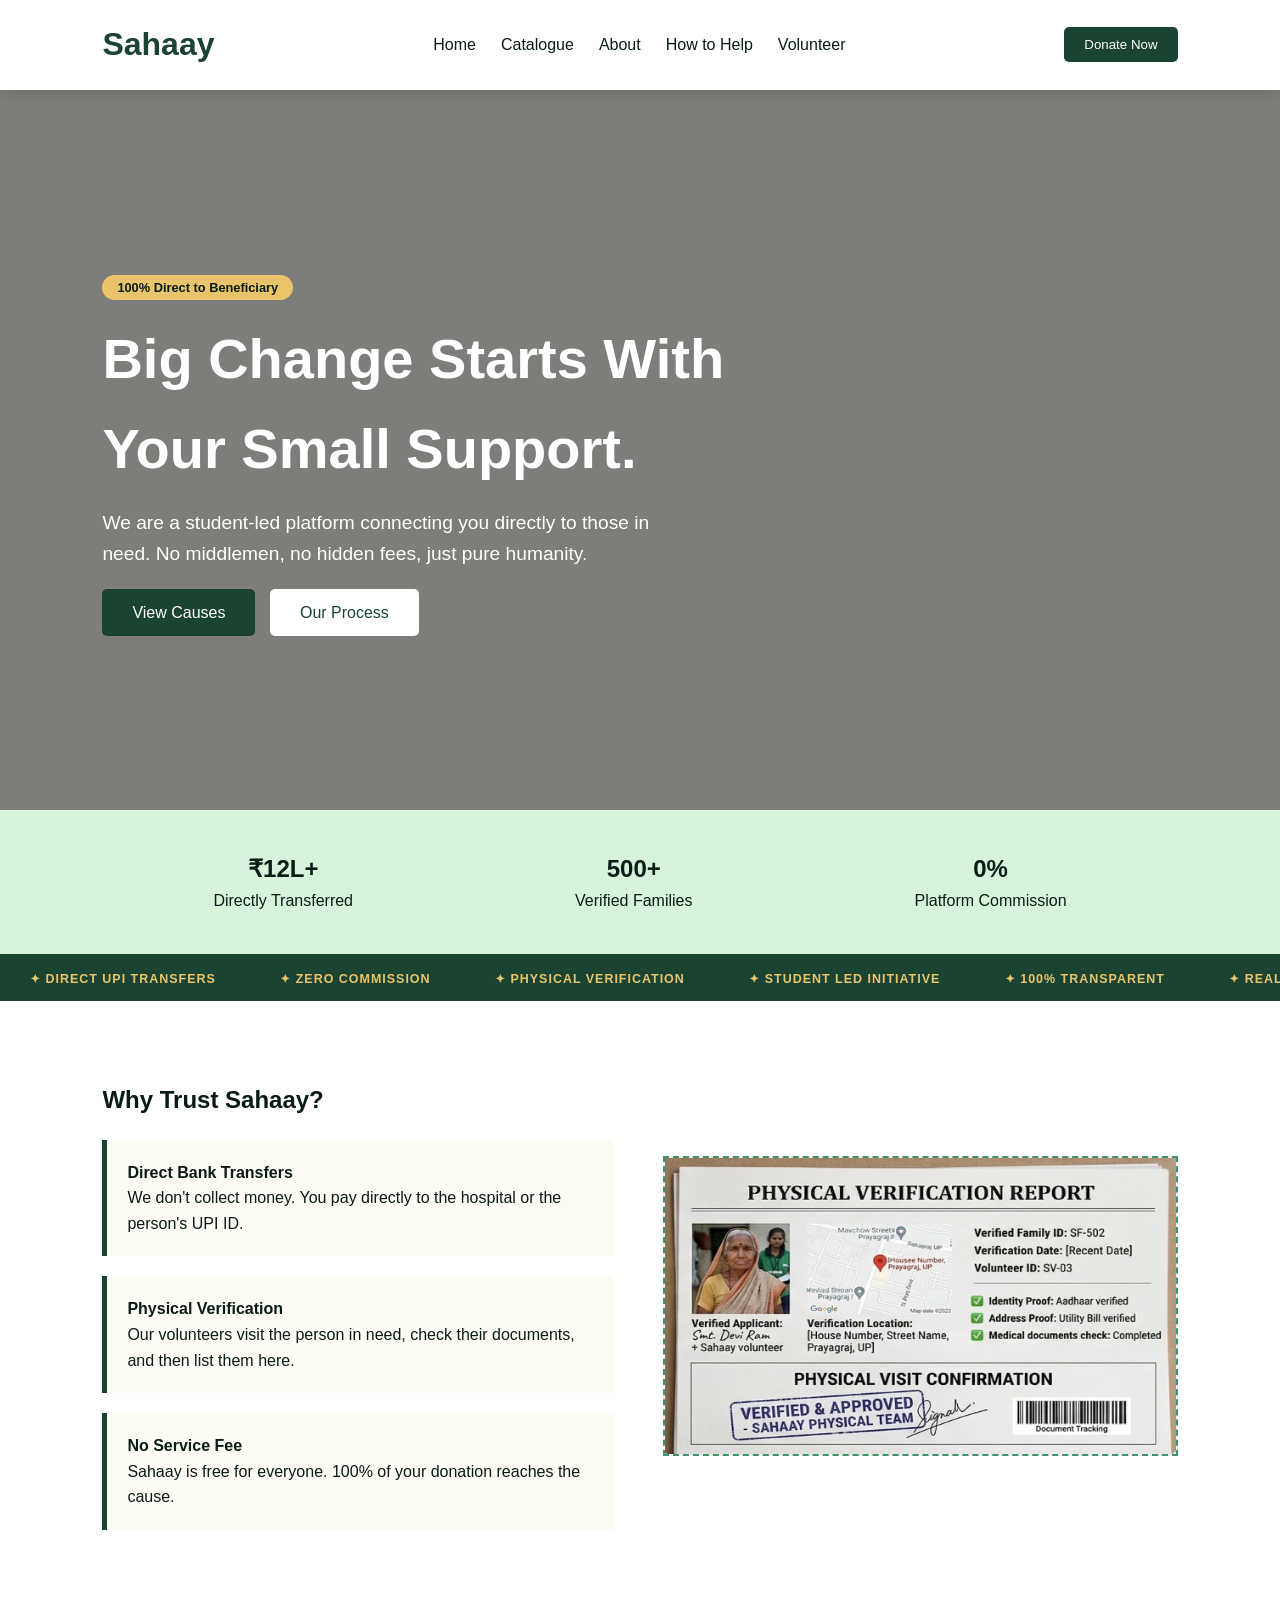
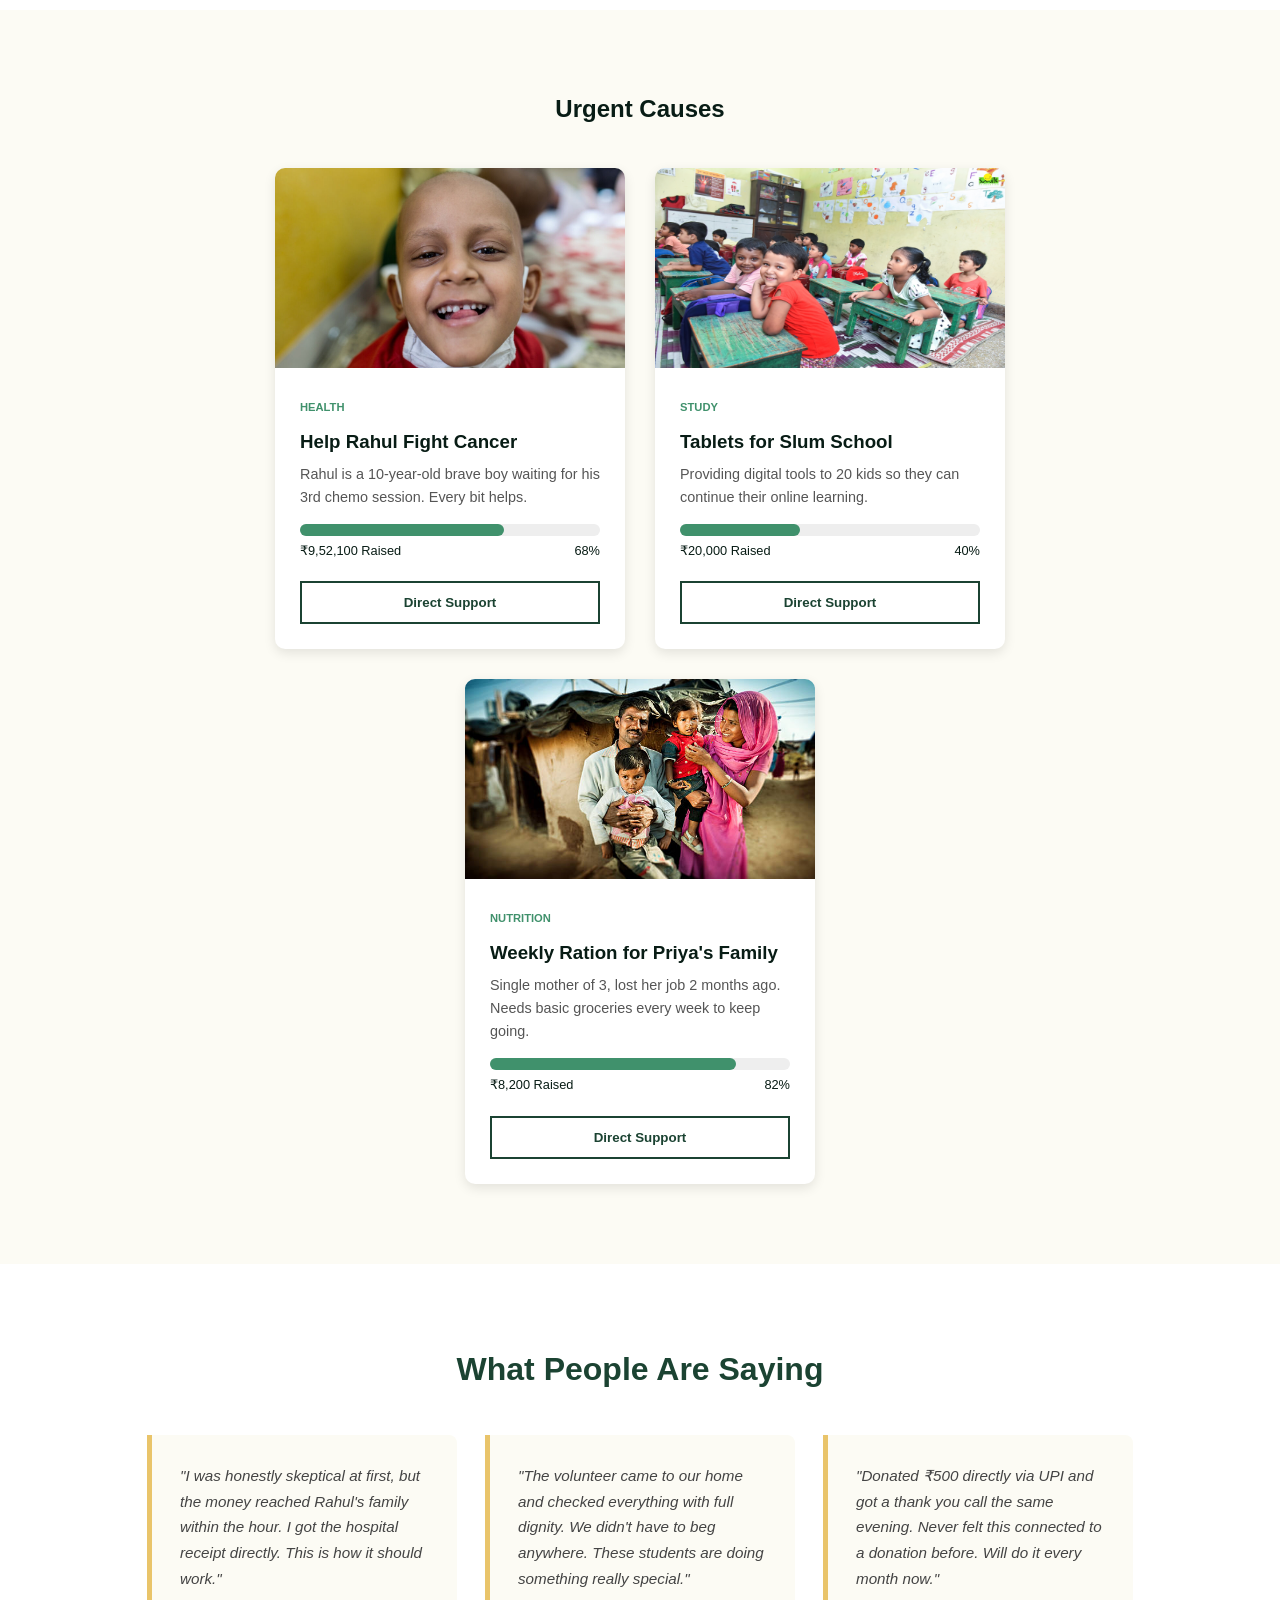
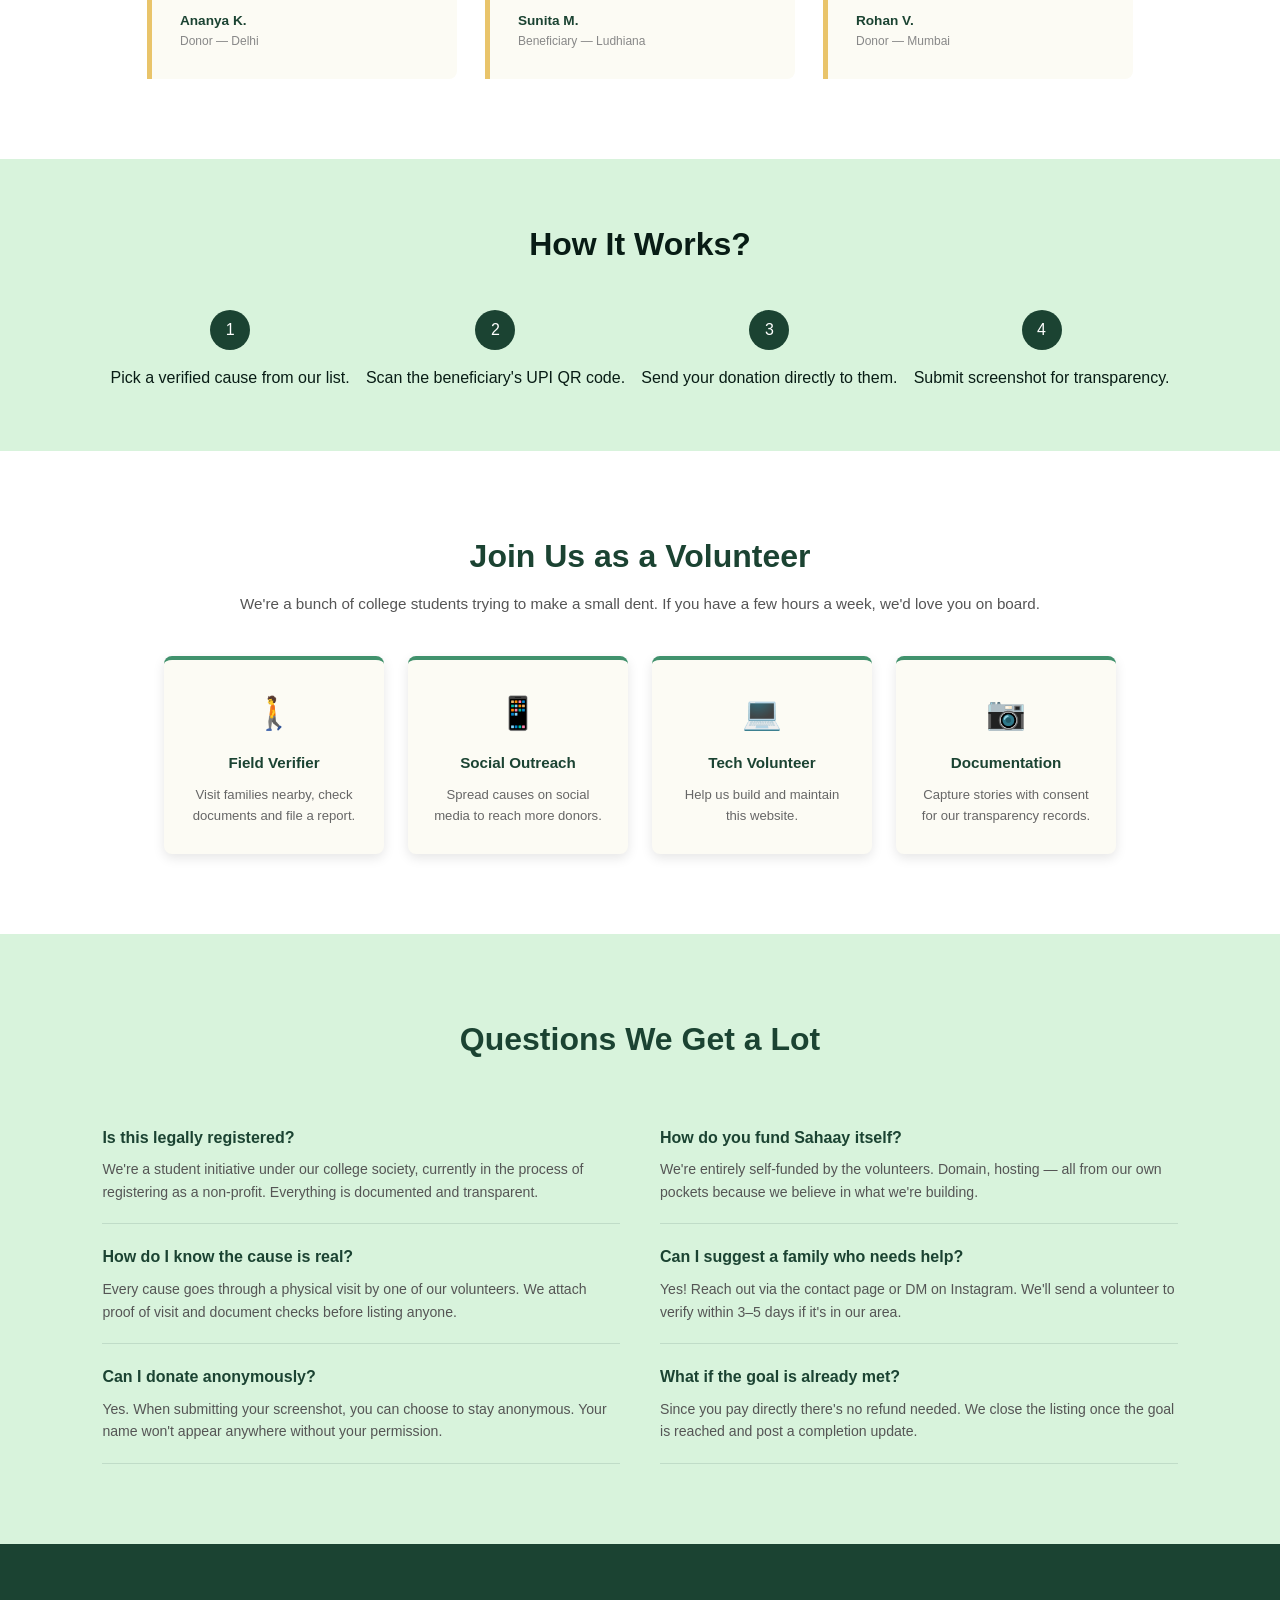
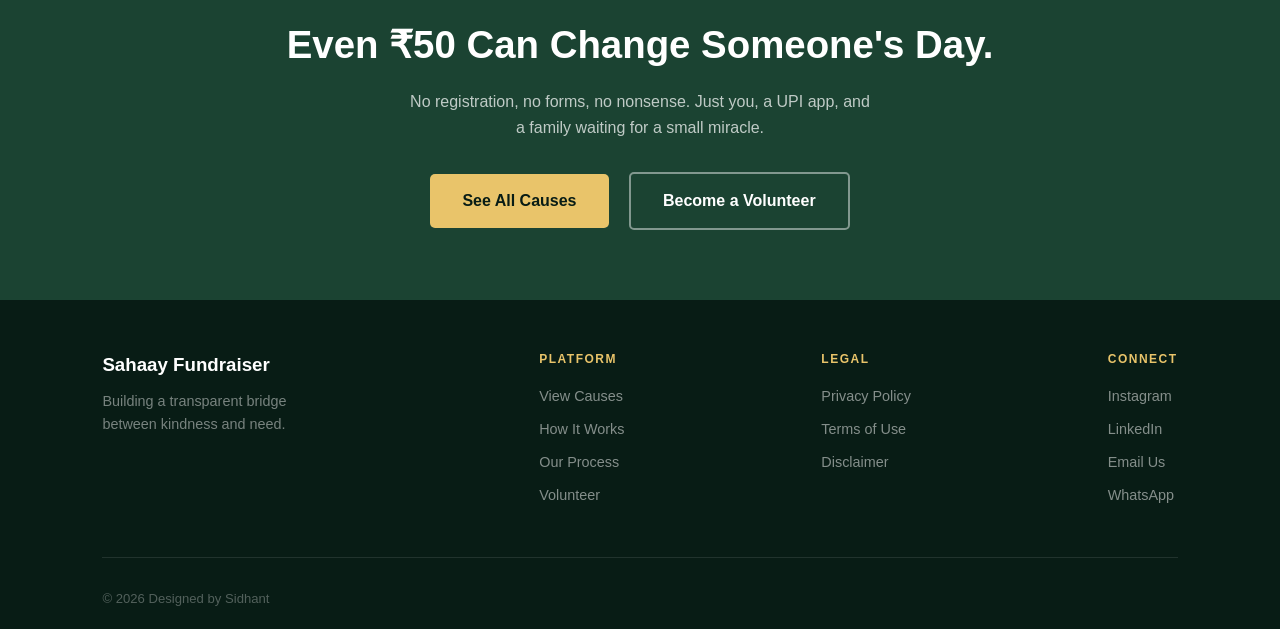
<file: index.html>
<!doctype html>
<html lang="en">
  <head>
    <meta charset="UTF-8" />
    <meta name="viewport" content="width=device-width, initial-scale=1.0" />
    <title>Sahaay | Direct & Transparent Fundraising</title>
    <link rel="stylesheet" href="css/index.css" />
  </head>

  <body>
    <nav class="navbar">
      <div class="logo">Sahaay</div>
      <ul class="nav-links">
        <li><a href="index.html">Home</a></li>
        <li><a href="catalogue.html">Catalogue</a></li>
        <li><a href="about.html">About</a></li>
        <li><a href="howToHelp.html">How to Help</a></li>
        <li><a href="volunteer.html">Volunteer</a></li>
      </ul>
      <button class="nav-donate">Donate Now</button>
    </nav>

    <header class="hero" id="home">
      <div class="hero-overlay">
        <div class="hero-content">
          <span class="trust-pill">100% Direct to Beneficiary</span>
          <h1>
            Big Change Starts With <br />
            Your Small Support.
          </h1>
          <p>
            We are a student-led platform connecting you directly to those in
            need. No middlemen, no hidden fees, just pure humanity.
          </p>
          <div class="hero-btns">
            <a href="#causes" class="btn-p">View Causes</a>
            <a href="#transparency" class="btn-s">Our Process</a>
          </div>
        </div>
      </div>
    </header>

    <section class="stats-bar">
      <div class="stat-item">
        <h2>₹12L+</h2>
        <p>Directly Transferred</p>
      </div>
      <div class="stat-item">
        <h2>500+</h2>
        <p>Verified Families</p>
      </div>
      <div class="stat-item">
        <h2>0%</h2>
        <p>Platform Commission</p>
      </div>
    </section>

    <div class="marquee-strip">
      <div class="marquee-inner">
        <span>✦ Direct UPI Transfers</span>
        <span>✦ Zero Commission</span>
        <span>✦ Physical Verification</span>
        <span>✦ Student Led Initiative</span>
        <span>✦ 100% Transparent</span>
        <span>✦ Real Families, Real Impact</span>
        <span>✦ Direct UPI Transfers</span>
        <span>✦ Zero Commission</span>
        <span>✦ Physical Verification</span>
        <span>✦ Student Led Initiative</span>
        <span>✦ 100% Transparent</span>
        <span>✦ Real Families, Real Impact</span>
      </div>
    </div>

    <section class="transparency" id="transparency">
      <div class="trans-container">
        <div class="trans-text">
          <h2>Why Trust Sahaay?</h2>
          <div class="trust-card">
            <h4>Direct Bank Transfers</h4>
            <p>
              We don't collect money. You pay directly to the hospital or the
              person's UPI ID.
            </p>
          </div>
          <div class="trust-card">
            <h4>Physical Verification</h4>
            <p>
              Our volunteers visit the person in need, check their documents,
              and then list them here.
            </p>
          </div>
          <div class="trust-card">
            <h4>No Service Fee</h4>
            <p>
              Sahaay is free for everyone. 100% of your donation reaches the
              cause.
            </p>
          </div>
        </div>
        <div class="trans-visual">
          <img
            src="assets/home/phyverification.png"
            alt="Verification Proof"
            class="photo-proof"
          />
        </div>
      </div>
    </section>

    <section class="campaigns" id="causes">
      <h2 class="sec-title">Urgent Causes</h2>
      <div class="card-wrapper">
        <div class="card">
          <div class="card-img med-img">
            <img
              src="assets/home/medical_support.jpg"
              alt="Medical Relief"
              style="height: 100%; width: 100%"
            />
          </div>
          <div class="card-info">
            <span class="category">Health</span>
            <h3>Help Rahul Fight Cancer</h3>
            <p>
              Rahul is a 10-year-old brave boy waiting for his 3rd chemo
              session. Every bit helps.
            </p>
            <div class="progress-wrap">
              <div class="progress-bar">
                <div class="fill" style="width: 68%"></div>
              </div>
              <div class="progress-labels">
                <span>₹9,52,100 Raised</span>
                <span>68%</span>
              </div>
            </div>
            <button class="btn-card">Direct Support</button>
          </div>
        </div>

        <div class="card">
          <div class="card-img edu-img">
            <img
              src="assets/home/Slum_school.jpg"
              alt="Education"
              style="height: 100%; width: 100%"
            />
          </div>
          <div class="card-info">
            <span class="category">Study</span>
            <h3>Tablets for Slum School</h3>
            <p>
              Providing digital tools to 20 kids so they can continue their
              online learning.
            </p>
            <div class="progress-wrap">
              <div class="progress-bar">
                <div class="fill" style="width: 40%"></div>
              </div>
              <div class="progress-labels">
                <span>₹20,000 Raised</span>
                <span>40%</span>
              </div>
            </div>
            <button class="btn-card">Direct Support</button>
          </div>
        </div>

        <div class="card">
          <div class="card-img food-img">
            <img
              src="assets/home/PriyaFamily.jpg"
              alt="Food"
              style="height: 100%; width: 100%"
            />
          </div>
          <div class="card-info">
            <span class="category">Nutrition</span>
            <h3>Weekly Ration for Priya's Family</h3>
            <p>
              Single mother of 3, lost her job 2 months ago. Needs basic
              groceries every week to keep going.
            </p>
            <div class="progress-wrap">
              <div class="progress-bar">
                <div class="fill" style="width: 82%"></div>
              </div>
              <div class="progress-labels">
                <span>₹8,200 Raised</span>
                <span>82%</span>
              </div>
            </div>
            <button class="btn-card">Direct Support</button>
          </div>
        </div>
      </div>
    </section>

    <section class="testimonials" id="about">
      <h2>What People Are Saying</h2>
      <div class="testimonials-grid">
        <div class="tcard">
          <p>
            "I was honestly skeptical at first, but the money reached Rahul's
            family within the hour. I got the hospital receipt directly. This is
            how it should work."
          </p>
          <div class="tcard-author">Ananya K.</div>
          <div class="tcard-role">Donor — Delhi</div>
        </div>
        <div class="tcard">
          <p>
            "The volunteer came to our home and checked everything with full
            dignity. We didn't have to beg anywhere. These students are doing
            something really special."
          </p>
          <div class="tcard-author">Sunita M.</div>
          <div class="tcard-role">Beneficiary — Ludhiana</div>
        </div>
        <div class="tcard">
          <p>
            "Donated ₹500 directly via UPI and got a thank you call the same
            evening. Never felt this connected to a donation before. Will do it
            every month now."
          </p>
          <div class="tcard-author">Rohan V.</div>
          <div class="tcard-role">Donor — Mumbai</div>
        </div>
      </div>
    </section>

    <section class="how-to" id="how">
      <h2>How It Works?</h2>
      <div class="steps-grid">
        <div class="step">
          <div class="step-num">1</div>
          <p>Pick a verified cause from our list.</p>
        </div>
        <div class="step">
          <div class="step-num">2</div>
          <p>Scan the beneficiary's UPI QR code.</p>
        </div>
        <div class="step">
          <div class="step-num">3</div>
          <p>Send your donation directly to them.</p>
        </div>
        <div class="step">
          <div class="step-num">4</div>
          <p>Submit screenshot for transparency.</p>
        </div>
      </div>
    </section>

    <section class="volunteer" id="volunteer">
      <h2>Join Us as a Volunteer</h2>
      <p>
        We're a bunch of college students trying to make a small dent. If you
        have a few hours a week, we'd love you on board.
      </p>
      <div class="vol-grid">
        <div class="vol-card">
          <div class="vol-icon">🚶</div>
          <h4>Field Verifier</h4>
          <p>Visit families nearby, check documents and file a report.</p>
        </div>
        <div class="vol-card">
          <div class="vol-icon">📱</div>
          <h4>Social Outreach</h4>
          <p>Spread causes on social media to reach more donors.</p>
        </div>
        <div class="vol-card">
          <div class="vol-icon">💻</div>
          <h4>Tech Volunteer</h4>
          <p>Help us build and maintain this website.</p>
        </div>
        <div class="vol-card">
          <div class="vol-icon">📷</div>
          <h4>Documentation</h4>
          <p>Capture stories with consent for our transparency records.</p>
        </div>
      </div>
    </section>

    <section class="faq">
      <h2>Questions We Get a Lot</h2>
      <div class="faq-grid">
        <div class="faq-col">
          <div class="faq-item">
            <h4>Is this legally registered?</h4>
            <p>
              We're a student initiative under our college society, currently in
              the process of registering as a non-profit. Everything is
              documented and transparent.
            </p>
          </div>
          <div class="faq-item">
            <h4>How do I know the cause is real?</h4>
            <p>
              Every cause goes through a physical visit by one of our
              volunteers. We attach proof of visit and document checks before
              listing anyone.
            </p>
          </div>
          <div class="faq-item">
            <h4>Can I donate anonymously?</h4>
            <p>
              Yes. When submitting your screenshot, you can choose to stay
              anonymous. Your name won't appear anywhere without your
              permission.
            </p>
          </div>
        </div>
        <div class="faq-col">
          <div class="faq-item">
            <h4>How do you fund Sahaay itself?</h4>
            <p>
              We're entirely self-funded by the volunteers. Domain, hosting —
              all from our own pockets because we believe in what we're
              building.
            </p>
          </div>
          <div class="faq-item">
            <h4>Can I suggest a family who needs help?</h4>
            <p>
              Yes! Reach out via the contact page or DM on Instagram. We'll send
              a volunteer to verify within 3–5 days if it's in our area.
            </p>
          </div>
          <div class="faq-item">
            <h4>What if the goal is already met?</h4>
            <p>
              Since you pay directly there's no refund needed. We close the
              listing once the goal is reached and post a completion update.
            </p>
          </div>
        </div>
      </div>
    </section>

    <section class="cta-banner">
      <h2>Even ₹50 Can Change Someone's Day.</h2>
      <p>
        No registration, no forms, no nonsense. Just you, a UPI app, and a
        family waiting for a small miracle.
      </p>
      <a href="#causes">See All Causes</a>
      <a href="#volunteer" class="outline">Become a Volunteer</a>
    </section>

    <footer>
      <div class="footer-top">
        <div class="footer-brand">
          <h3>Sahaay Fundraiser</h3>
          <p>Building a transparent bridge between kindness and need.</p>
        </div>
        <div class="footer-col">
          <h5>Platform</h5>
          <a href="#">View Causes</a>
          <a href="#">How It Works</a>
          <a href="#">Our Process</a>
          <a href="#">Volunteer</a>
        </div>
        <div class="footer-col">
          <h5>Legal</h5>
          <a href="#">Privacy Policy</a>
          <a href="#">Terms of Use</a>
          <a href="#">Disclaimer</a>
        </div>
        <div class="footer-col">
          <h5>Connect</h5>
          <a href="#">Instagram</a>
          <a href="#">LinkedIn</a>
          <a href="#">Email Us</a>
          <a href="#">WhatsApp</a>
        </div>
      </div>
      <div class="footer-bottom">
        <p class="copy">&copy; 2026 Designed by Sidhant</p>
      </div>
    </footer>
  </body>
</html>
</file>
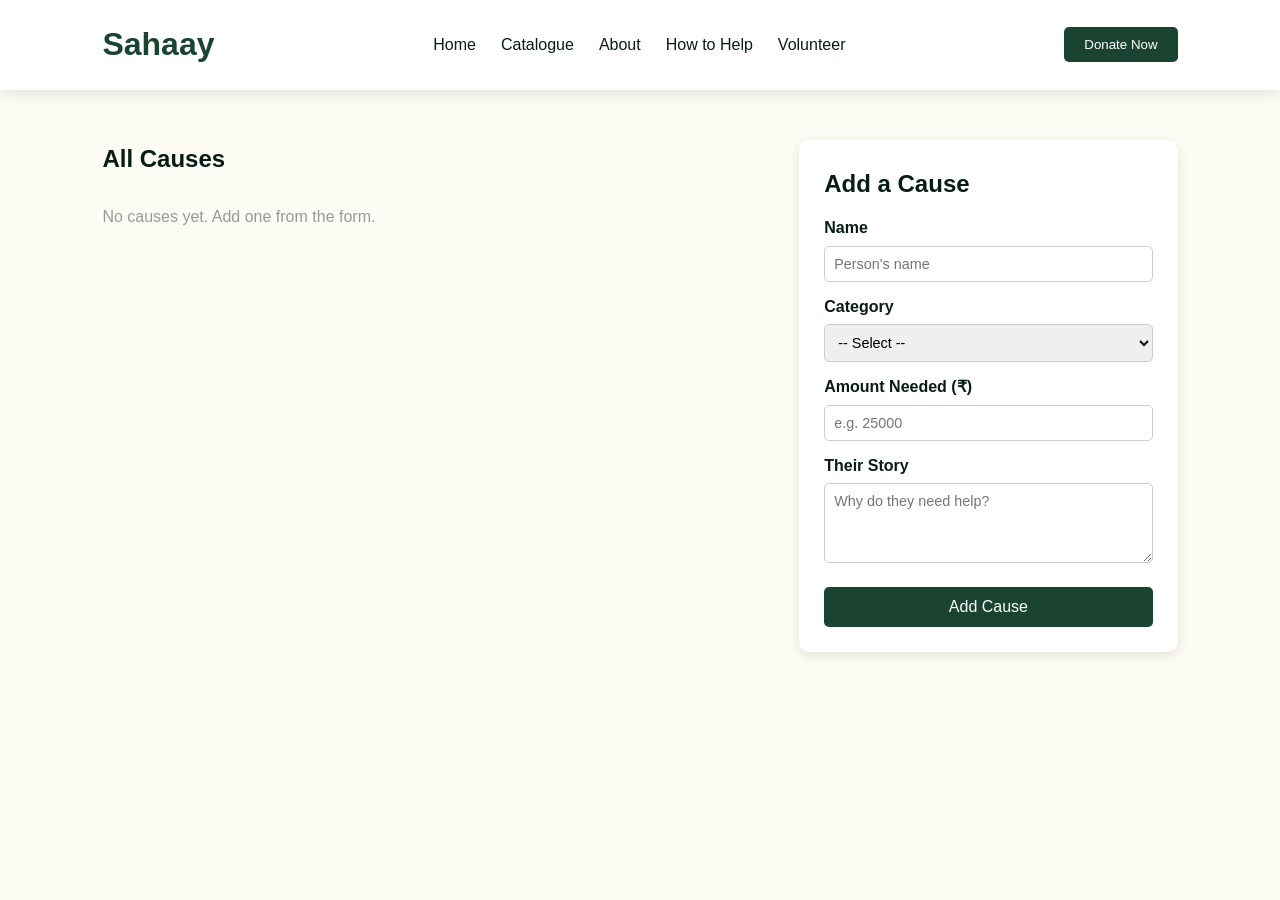
<file: Causes/index.html>
<!DOCTYPE html>
<html lang="en">
<head>
    <meta charset="UTF-8">
    <meta name="viewport" content="width=device-width, initial-scale=1.0">
    <title>Causes | Sahaay</title>
    <link rel="stylesheet" href="style.css">
</head>
<body>

    <nav class="navbar">
        <div class="logo">Sahaay</div>
        <ul class="nav-links">
            <li><a href="../index.html">Home</a></li>
            <li><a href="#">Catalogue</a></li>
            <li><a href="../ABOUT/index.html">About</a></li>
            <li><a href="../HowToHelp/Index.html">How to Help</a></li>
            <li><a href="../Volunteer/index.html">Volunteer</a></li>
        </ul>
        <button class="nav-donate">Donate Now</button>
    </nav>

    <div class="page-layout">

        <div class="causes-side">
            <h2>All Causes</h2>
            <br>
            <div class="card-wrapper" id="card-wrapper">
                <p id="empty-msg" style="color: #999;">No causes yet. Add one from the form.</p>
            </div>
        </div>

        <div class="form-side">
            <h2>Add a Cause</h2>

            <label>Name</label>
            <input type="text" id="inp-name" placeholder="Person's name">

            <label>Category</label>
            <select id="inp-category">
                <option value="">-- Select --</option>
                <option value="Health">Health</option>
                <option value="Study">Study</option>
                <option value="Nutrition">Nutrition</option>
            </select>

            <label>Amount Needed (₹)</label>
            <input type="number" id="inp-amount" placeholder="e.g. 25000">

            <label>Their Story</label>
            <textarea id="inp-story" placeholder="Why do they need help?"></textarea>

            <button onclick="addCause()">Add Cause</button>
        </div>

    </div>
    <script src="app.js"></script>
</body>
</html>
</file>
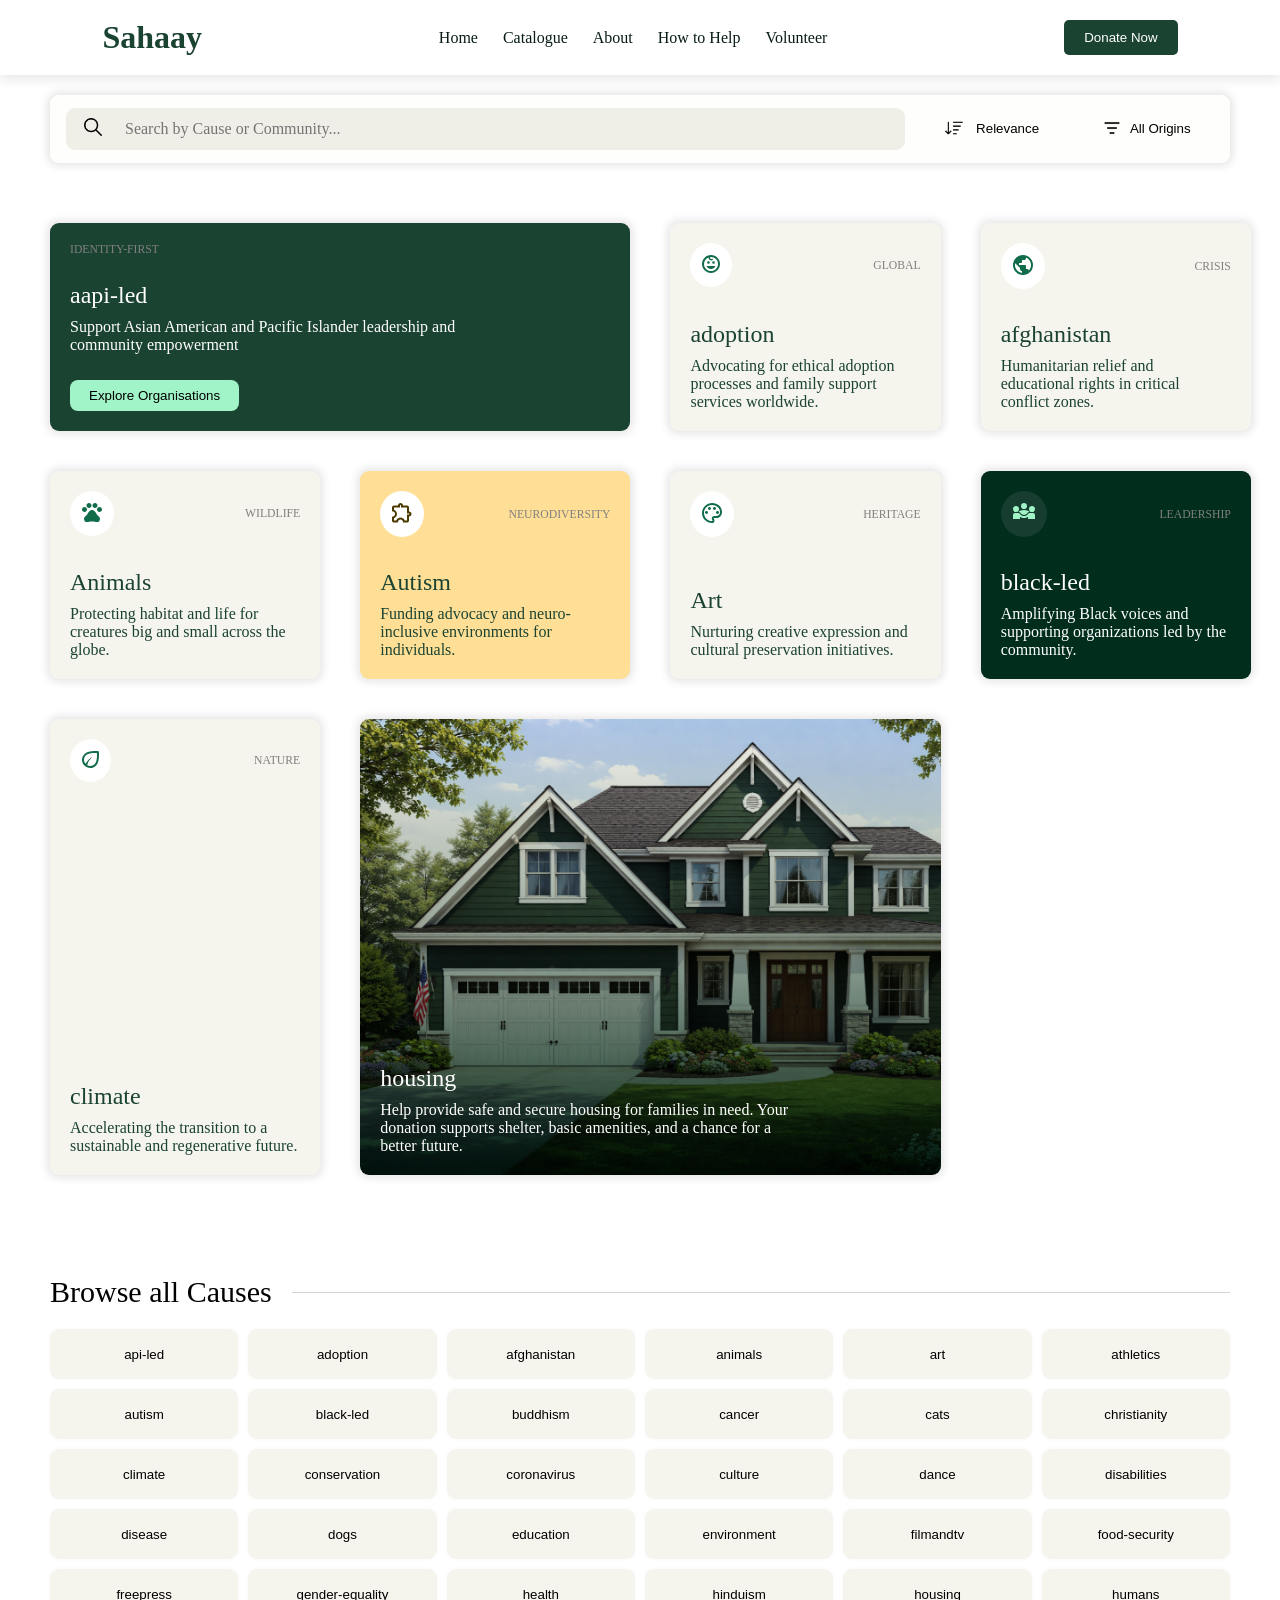
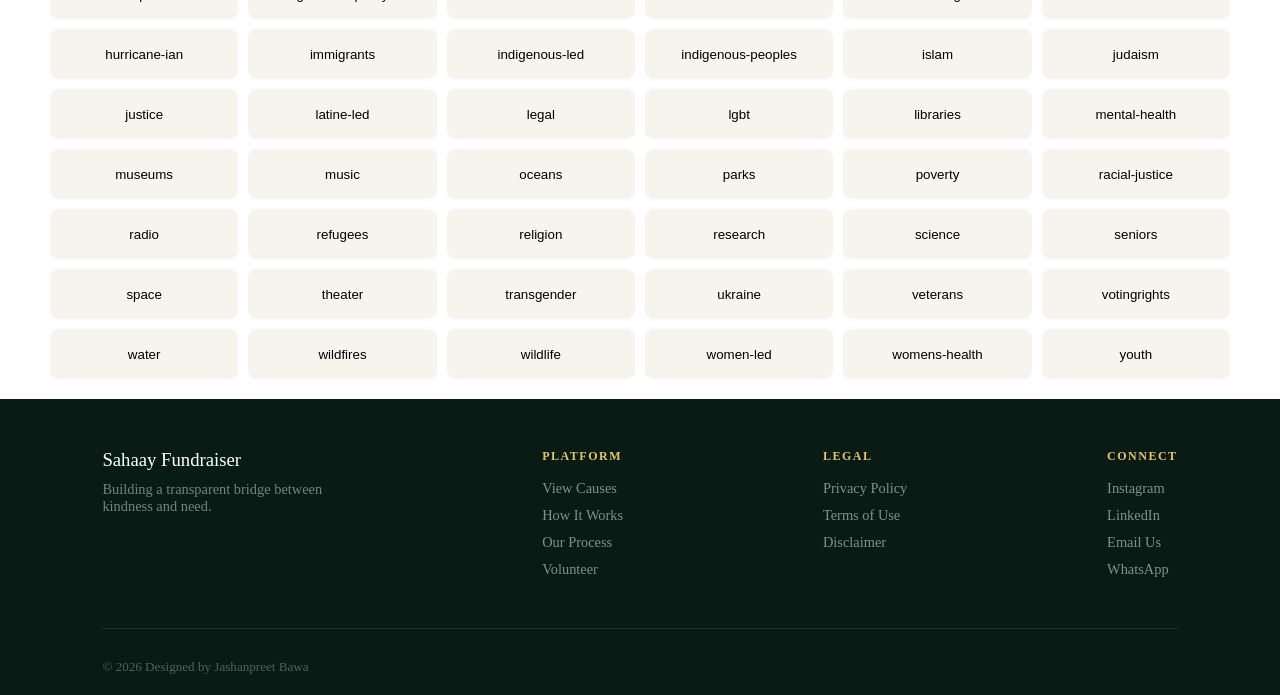
<file: catalogue.html>
<!DOCTYPE html>
<html lang="en">

<head>
  <meta charset="UTF-8" />
  <meta name="viewport" content="width=device-width, initial-scale=1.0" />
  <title>Cause List Grid</title>
  <link rel="stylesheet" href="css/catalogue.css">
  <link rel="stylesheet" href="css/style.css">
</head>

<body>

  <nav class="navbar">
    <a href="/Home/index.html" style="text-decoration: none;">
      <div class="logo">Sahaay</div>
    </a>
    <ul class="nav-links">
      <li><a href="index.html">Home</a></li>
      <li><a href="catalogue.html">Catalogue</a></li>
      <li><a href="about.html">About</a></li>
      <li><a href="howToHelp.html">How to Help</a></li>
      <li><a href="volunteer.html">Volunteer</a></li>
    </ul>
    <button class="nav-donate">Donate Now</button>
  </nav>

  <main>
    <section class="search-section">
      <div class="search">
        <a onclick="search()">
          <img src="assets/catalogue/loupe.png" alt="">
        </a>
        <input type="search" placeholder="Search by Cause or Community...">
      </div>

      <div class="search-buttons">
        <button onclick="relevanceSort('')"><img src="assets/catalogue/sort.png">
          <span>Relevance</span></button>
        <button onclick="allOrigins('')"> <img src="assets/catalogue/sort-descending.png" alt=""><span>All
            Origins</span></button>

      </div>
    </section>

    <section class="cause-type-grid">
      <div class="card aapi-led" onclick="Overlay('aapi-led')">
        <div class="card-title">
          <h3>IDENTITY-FIRST</h3>
        </div>
        <div class="card-meta">
          <h1>aapi-led</h1>
          <p>Support Asian American and Pacific Islander leadership and community empowerment</p>
        </div>
        <div class="card-button">
          <button onclick="url('#cause-categories')">Explore Organisations</button>
        </div>
      </div>
      <div class="card adoption" onclick="Overlay('adoption')">
        <div class="card-title">
          <div class="icon">
            <svg width="18" height="18" viewBox="0 0 18 18" fill="none" xmlns="http://www.w3.org/2000/svg">
              <path
                d="M11.5 8.75C11.15 8.75 10.8542 8.62917 10.6125 8.3875C10.3708 8.14583 10.25 7.85 10.25 7.5C10.25 7.15 10.3708 6.85417 10.6125 6.6125C10.8542 6.37083 11.15 6.25 11.5 6.25C11.85 6.25 12.1458 6.37083 12.3875 6.6125C12.6292 6.85417 12.75 7.15 12.75 7.5C12.75 7.85 12.6292 8.14583 12.3875 8.3875C12.1458 8.62917 11.85 8.75 11.5 8.75ZM6.5 8.75C6.15 8.75 5.85417 8.62917 5.6125 8.3875C5.37083 8.14583 5.25 7.85 5.25 7.5C5.25 7.15 5.37083 6.85417 5.6125 6.6125C5.85417 6.37083 6.15 6.25 6.5 6.25C6.85 6.25 7.14583 6.37083 7.3875 6.6125C7.62917 6.85417 7.75 7.15 7.75 7.5C7.75 7.85 7.62917 8.14583 7.3875 8.3875C7.14583 8.62917 6.85 8.75 6.5 8.75ZM9 14C8 14 7.09583 13.725 6.2875 13.175C5.47917 12.625 4.88333 11.9 4.5 11H13.5C13.1167 11.9 12.5208 12.625 11.7125 13.175C10.9042 13.725 10 14 9 14ZM9 18C7.75 18 6.57917 17.7625 5.4875 17.2875C4.39583 16.8125 3.44583 16.1708 2.6375 15.3625C1.82917 14.5542 1.1875 13.6042 0.7125 12.5125C0.2375 11.4208 0 10.25 0 9C0 7.75 0.2375 6.57917 0.7125 5.4875C1.1875 4.39583 1.82917 3.44583 2.6375 2.6375C3.44583 1.82917 4.39583 1.1875 5.4875 0.7125C6.57917 0.2375 7.75 0 9 0C10.25 0 11.4208 0.2375 12.5125 0.7125C13.6042 1.1875 14.5542 1.82917 15.3625 2.6375C16.1708 3.44583 16.8125 4.39583 17.2875 5.4875C17.7625 6.57917 18 7.75 18 9C18 10.25 17.7625 11.4208 17.2875 12.5125C16.8125 13.6042 16.1708 14.5542 15.3625 15.3625C14.5542 16.1708 13.6042 16.8125 12.5125 17.2875C11.4208 17.7625 10.25 18 9 18ZM9 16C10.9333 16 12.5833 15.3167 13.95 13.95C15.3167 12.5833 16 10.9333 16 9C16 7.06667 15.3167 5.41667 13.95 4.05C12.5833 2.68333 10.9333 2 9 2C8.9 2 8.8 2 8.7 2C8.6 2 8.5 2.01667 8.4 2.05C8.3 2.15 8.23333 2.25833 8.2 2.375C8.16667 2.49167 8.15 2.61667 8.15 2.75C8.15 3.1 8.27083 3.39583 8.5125 3.6375C8.75417 3.87917 9.05 4 9.4 4C9.55 4 9.6875 3.975 9.8125 3.925C9.9375 3.875 10.0667 3.85 10.2 3.85C10.4 3.85 10.5667 3.925 10.7 4.075C10.8333 4.225 10.9 4.4 10.9 4.6C10.9 4.98333 10.7208 5.22917 10.3625 5.3375C10.0042 5.44583 9.68333 5.5 9.4 5.5C8.65 5.5 8.00417 5.22917 7.4625 4.6875C6.92083 4.14583 6.65 3.5 6.65 2.75C6.65 2.7 6.65 2.65 6.65 2.6C6.65 2.55 6.65833 2.48333 6.675 2.4C5.29167 2.9 4.16667 3.74167 3.3 4.925C2.43333 6.10833 2 7.46667 2 9C2 10.9333 2.68333 12.5833 4.05 13.95C5.41667 15.3167 7.06667 16 9 16Z"
                fill="#116C4A" />
            </svg>
          </div>
          <h3>GLOBAL</h3>
        </div>
        <div class="card-meta">
          <h1>adoption</h1>
          <p>Advocating for ethical adoption processes and family support services worldwide.</p>
        </div>
      </div>
      <div class="card afghanistan" onclick="Overlay('afghanistan')">

        <div class="card-title">
          <div class="icon">

            <svg width="20" height="20" viewBox="0 0 20 20" fill="none" xmlns="http://www.w3.org/2000/svg">
              <path
                d="M10 20C8.61667 20 7.31667 19.7375 6.1 19.2125C4.88333 18.6875 3.825 17.975 2.925 17.075C2.025 16.175 1.3125 15.1167 0.7875 13.9C0.2625 12.6833 0 11.3833 0 10C0 8.61667 0.2625 7.31667 0.7875 6.1C1.3125 4.88333 2.025 3.825 2.925 2.925C3.825 2.025 4.88333 1.3125 6.1 0.7875C7.31667 0.2625 8.61667 0 10 0C11.3833 0 12.6833 0.2625 13.9 0.7875C15.1167 1.3125 16.175 2.025 17.075 2.925C17.975 3.825 18.6875 4.88333 19.2125 6.1C19.7375 7.31667 20 8.61667 20 10C20 11.3833 19.7375 12.6833 19.2125 13.9C18.6875 15.1167 17.975 16.175 17.075 17.075C16.175 17.975 15.1167 18.6875 13.9 19.2125C12.6833 19.7375 11.3833 20 10 20ZM9 17.95V16C8.45 16 7.97917 15.8042 7.5875 15.4125C7.19583 15.0208 7 14.55 7 14V13L2.2 8.2C2.15 8.5 2.10417 8.8 2.0625 9.1C2.02083 9.4 2 9.7 2 10C2 12.0167 2.6625 13.7833 3.9875 15.3C5.3125 16.8167 6.98333 17.7 9 17.95ZM15.9 15.4C16.5833 14.65 17.1042 13.8125 17.4625 12.8875C17.8208 11.9625 18 11 18 10C18 8.36667 17.5458 6.875 16.6375 5.525C15.7292 4.175 14.5167 3.2 13 2.6V3C13 3.55 12.8042 4.02083 12.4125 4.4125C12.0208 4.80417 11.55 5 11 5H9V7C9 7.28333 8.90417 7.52083 8.7125 7.7125C8.52083 7.90417 8.28333 8 8 8H6V10H12C12.2833 10 12.5208 10.0958 12.7125 10.2875C12.9042 10.4792 13 10.7167 13 11V14H14C14.4333 14 14.825 14.1292 15.175 14.3875C15.525 14.6458 15.7667 14.9833 15.9 15.4Z"
                fill="#116C4A" />
            </svg>
          </div>
          <h3>CRISIS</h3>

        </div>
        <div class="card-meta">
          <h1>afghanistan</h1>
          <p>Humanitarian relief and educational rights in critical conflict zones.</p>
        </div>
      </div>
      <div class="card animals" onclick="Overlay('animals')">

        <div class="card-title">
          <div class="icon">

            <svg width="20" height="19" viewBox="0 0 20 19" fill="none" xmlns="http://www.w3.org/2000/svg">
              <path
                d="M2.5 9C1.8 9 1.20833 8.75833 0.725 8.275C0.241667 7.79167 0 7.2 0 6.5C0 5.8 0.241667 5.20833 0.725 4.725C1.20833 4.24167 1.8 4 2.5 4C3.2 4 3.79167 4.24167 4.275 4.725C4.75833 5.20833 5 5.8 5 6.5C5 7.2 4.75833 7.79167 4.275 8.275C3.79167 8.75833 3.2 9 2.5 9ZM7 5C6.3 5 5.70833 4.75833 5.225 4.275C4.74167 3.79167 4.5 3.2 4.5 2.5C4.5 1.8 4.74167 1.20833 5.225 0.725C5.70833 0.241667 6.3 0 7 0C7.7 0 8.29167 0.241667 8.775 0.725C9.25833 1.20833 9.5 1.8 9.5 2.5C9.5 3.2 9.25833 3.79167 8.775 4.275C8.29167 4.75833 7.7 5 7 5ZM13 5C12.3 5 11.7083 4.75833 11.225 4.275C10.7417 3.79167 10.5 3.2 10.5 2.5C10.5 1.8 10.7417 1.20833 11.225 0.725C11.7083 0.241667 12.3 0 13 0C13.7 0 14.2917 0.241667 14.775 0.725C15.2583 1.20833 15.5 1.8 15.5 2.5C15.5 3.2 15.2583 3.79167 14.775 4.275C14.2917 4.75833 13.7 5 13 5ZM17.5 9C16.8 9 16.2083 8.75833 15.725 8.275C15.2417 7.79167 15 7.2 15 6.5C15 5.8 15.2417 5.20833 15.725 4.725C16.2083 4.24167 16.8 4 17.5 4C18.2 4 18.7917 4.24167 19.275 4.725C19.7583 5.20833 20 5.8 20 6.5C20 7.2 19.7583 7.79167 19.275 8.275C18.7917 8.75833 18.2 9 17.5 9ZM4.65 19C3.9 19 3.27083 18.7125 2.7625 18.1375C2.25417 17.5625 2 16.8833 2 16.1C2 15.2333 2.29583 14.475 2.8875 13.825C3.47917 13.175 4.06667 12.5333 4.65 11.9C5.13333 11.3833 5.55 10.8208 5.9 10.2125C6.25 9.60417 6.66667 9.03333 7.15 8.5C7.51667 8.06667 7.94167 7.70833 8.425 7.425C8.90833 7.14167 9.43333 7 10 7C10.5667 7 11.0917 7.13333 11.575 7.4C12.0583 7.66667 12.4833 8.01667 12.85 8.45C13.3167 8.98333 13.7292 9.55833 14.0875 10.175C14.4458 10.7917 14.8667 11.3667 15.35 11.9C15.9333 12.5333 16.5208 13.175 17.1125 13.825C17.7042 14.475 18 15.2333 18 16.1C18 16.8833 17.7458 17.5625 17.2375 18.1375C16.7292 18.7125 16.1 19 15.35 19C14.45 19 13.5583 18.925 12.675 18.775C11.7917 18.625 10.9 18.55 10 18.55C9.1 18.55 8.20833 18.625 7.325 18.775C6.44167 18.925 5.55 19 4.65 19Z"
                fill="#116C4A" />
            </svg>
          </div>
          <h3>WILDLIFE</h3>
        </div>
        <div class="card-meta">
          <h1>Animals</h1>
          <p>Protecting habitat and life for creatures big and small across the globe.</p>
        </div>
      </div>
      <div class="card autism" onclick="Overlay('autism')">

        <div class="card-title">
          <div class="icon">
            <svg width="20" height="20" viewBox="0 0 20 20" fill="none" xmlns="http://www.w3.org/2000/svg">
              <path
                d="M5.8 19.5H2C1.45 19.5 0.979167 19.3042 0.5875 18.9125C0.195833 18.5208 0 18.05 0 17.5V13.7C0.8 13.7 1.5 13.4458 2.1 12.9375C2.7 12.4292 3 11.7833 3 11C3 10.2167 2.7 9.57083 2.1 9.0625C1.5 8.55417 0.8 8.3 0 8.3V4.5C0 3.95 0.195833 3.47917 0.5875 3.0875C0.979167 2.69583 1.45 2.5 2 2.5H6C6 1.8 6.24167 1.20833 6.725 0.725C7.20833 0.241667 7.8 0 8.5 0C9.2 0 9.79167 0.241667 10.275 0.725C10.7583 1.20833 11 1.8 11 2.5H15C15.55 2.5 16.0208 2.69583 16.4125 3.0875C16.8042 3.47917 17 3.95 17 4.5V8.5C17.7 8.5 18.2917 8.74167 18.775 9.225C19.2583 9.70833 19.5 10.3 19.5 11C19.5 11.7 19.2583 12.2917 18.775 12.775C18.2917 13.2583 17.7 13.5 17 13.5V17.5C17 18.05 16.8042 18.5208 16.4125 18.9125C16.0208 19.3042 15.55 19.5 15 19.5H11.2C11.2 18.6667 10.9375 17.9583 10.4125 17.375C9.8875 16.7917 9.25 16.5 8.5 16.5C7.75 16.5 7.1125 16.7917 6.5875 17.375C6.0625 17.9583 5.8 18.6667 5.8 19.5ZM2 17.5H4.125C4.525 16.4 5.16667 15.625 6.05 15.175C6.93333 14.725 7.75 14.5 8.5 14.5C9.25 14.5 10.0667 14.725 10.95 15.175C11.8333 15.625 12.475 16.4 12.875 17.5H15V11.5H17C17.1333 11.5 17.25 11.45 17.35 11.35C17.45 11.25 17.5 11.1333 17.5 11C17.5 10.8667 17.45 10.75 17.35 10.65C17.25 10.55 17.1333 10.5 17 10.5H15V4.5H9V2.5C9 2.36667 8.95 2.25 8.85 2.15C8.75 2.05 8.63333 2 8.5 2C8.36667 2 8.25 2.05 8.15 2.15C8.05 2.25 8 2.36667 8 2.5V4.5H2V6.7C2.9 7.03333 3.625 7.59167 4.175 8.375C4.725 9.15833 5 10.0333 5 11C5 11.95 4.725 12.8167 4.175 13.6C3.625 14.3833 2.9 14.95 2 15.3V17.5Z"
                fill="#4C3900" />
            </svg>
          </div>
          <h3>NEURODIVERSITY</h3>
        </div>
        <div class="card-meta">
          <h1>Autism</h1>
          <p>Funding advocacy and neuro-inclusive environments for individuals.</p>
        </div>
      </div>
      <div class="card art" onclick="Overlay('art')">

        <div class="card-title">
          <div class="icon">

            <svg width="20" height="20" viewBox="0 0 20 20" fill="none" xmlns="http://www.w3.org/2000/svg">
              <path
                d="M10 20C8.63333 20 7.34167 19.7375 6.125 19.2125C4.90833 18.6875 3.84583 17.9708 2.9375 17.0625C2.02917 16.1542 1.3125 15.0917 0.7875 13.875C0.2625 12.6583 0 11.3667 0 10C0 8.61667 0.270833 7.31667 0.8125 6.1C1.35417 4.88333 2.0875 3.825 3.0125 2.925C3.9375 2.025 5.01667 1.3125 6.25 0.7875C7.48333 0.2625 8.8 0 10.2 0C11.5333 0 12.7917 0.229167 13.975 0.6875C15.1583 1.14583 16.1958 1.77917 17.0875 2.5875C17.9792 3.39583 18.6875 4.35417 19.2125 5.4625C19.7375 6.57083 20 7.76667 20 9.05C20 10.9667 19.4167 12.4375 18.25 13.4625C17.0833 14.4875 15.6667 15 14 15H12.15C12 15 11.8958 15.0417 11.8375 15.125C11.7792 15.2083 11.75 15.3 11.75 15.4C11.75 15.6 11.875 15.8875 12.125 16.2625C12.375 16.6375 12.5 17.0667 12.5 17.55C12.5 18.3833 12.2708 19 11.8125 19.4C11.3542 19.8 10.75 20 10 20ZM4.5 11C4.93333 11 5.29167 10.8583 5.575 10.575C5.85833 10.2917 6 9.93333 6 9.5C6 9.06667 5.85833 8.70833 5.575 8.425C5.29167 8.14167 4.93333 8 4.5 8C4.06667 8 3.70833 8.14167 3.425 8.425C3.14167 8.70833 3 9.06667 3 9.5C3 9.93333 3.14167 10.2917 3.425 10.575C3.70833 10.8583 4.06667 11 4.5 11ZM7.5 7C7.93333 7 8.29167 6.85833 8.575 6.575C8.85833 6.29167 9 5.93333 9 5.5C9 5.06667 8.85833 4.70833 8.575 4.425C8.29167 4.14167 7.93333 4 7.5 4C7.06667 4 6.70833 4.14167 6.425 4.425C6.14167 4.70833 6 5.06667 6 5.5C6 5.93333 6.14167 6.29167 6.425 6.575C6.70833 6.85833 7.06667 7 7.5 7ZM12.5 7C12.9333 7 13.2917 6.85833 13.575 6.575C13.8583 6.29167 14 5.93333 14 5.5C14 5.06667 13.8583 4.70833 13.575 4.425C13.2917 4.14167 12.9333 4 12.5 4C12.0667 4 11.7083 4.14167 11.425 4.425C11.1417 4.70833 11 5.06667 11 5.5C11 5.93333 11.1417 6.29167 11.425 6.575C11.7083 6.85833 12.0667 7 12.5 7ZM15.5 11C15.9333 11 16.2917 10.8583 16.575 10.575C16.8583 10.2917 17 9.93333 17 9.5C17 9.06667 16.8583 8.70833 16.575 8.425C16.2917 8.14167 15.9333 8 15.5 8C15.0667 8 14.7083 8.14167 14.425 8.425C14.1417 8.70833 14 9.06667 14 9.5C14 9.93333 14.1417 10.2917 14.425 10.575C14.7083 10.8583 15.0667 11 15.5 11ZM10 18C10.15 18 10.2708 17.9583 10.3625 17.875C10.4542 17.7917 10.5 17.6833 10.5 17.55C10.5 17.3167 10.375 17.0417 10.125 16.725C9.875 16.4083 9.75 15.9333 9.75 15.3C9.75 14.6 9.99167 14.0417 10.475 13.625C10.9583 13.2083 11.55 13 12.25 13H14C15.1 13 16.0417 12.6792 16.825 12.0375C17.6083 11.3958 18 10.4 18 9.05C18 7.03333 17.2292 5.35417 15.6875 4.0125C14.1458 2.67083 12.3167 2 10.2 2C7.93333 2 6 2.775 4.4 4.325C2.8 5.875 2 7.76667 2 10C2 12.2167 2.77917 14.1042 4.3375 15.6625C5.89583 17.2208 7.78333 18 10 18Z"
                fill="#116C4A" />
            </svg>
          </div>
          <h3>HERITAGE</h3>
        </div>
        <div class="card-meta">
          <h1>Art</h1>
          <p>Nurturing creative expression and cultural preservation initiatives.</p>
        </div>
      </div>
      <div class="card black-led" onclick="Overlay('black-led')">

        <div class="card-title">
          <div class="icon">

            <svg width="22" height="16" viewBox="0 0 22 16" fill="none" xmlns="http://www.w3.org/2000/svg">
              <path
                d="M0 16V12C0 11.4333 0.195833 10.9583 0.5875 10.575C0.979167 10.1917 1.45 10 2 10H5.275C5.60833 10 5.925 10.0833 6.225 10.25C6.525 10.4167 6.76667 10.6417 6.95 10.925C7.43333 11.575 8.02917 12.0833 8.7375 12.45C9.44583 12.8167 10.2 13 11 13C11.8167 13 12.5792 12.8167 13.2875 12.45C13.9958 12.0833 14.5833 11.575 15.05 10.925C15.2667 10.6417 15.5208 10.4167 15.8125 10.25C16.1042 10.0833 16.4083 10 16.725 10H20C20.5667 10 21.0417 10.1917 21.425 10.575C21.8083 10.9583 22 11.4333 22 12V16H15V13.725C14.4167 14.1417 13.7875 14.4583 13.1125 14.675C12.4375 14.8917 11.7333 15 11 15C10.2833 15 9.58333 14.8875 8.9 14.6625C8.21667 14.4375 7.58333 14.1167 7 13.7V16H0ZM11 12C10.3667 12 9.76667 11.8542 9.2 11.5625C8.63333 11.2708 8.15833 10.8667 7.775 10.35C7.49167 9.93333 7.1375 9.60417 6.7125 9.3625C6.2875 9.12083 5.825 9 5.325 9C5.69167 8.38333 6.46667 7.89583 7.65 7.5375C8.83333 7.17917 9.95 7 11 7C12.05 7 13.1667 7.17917 14.35 7.5375C15.5333 7.89583 16.3083 8.38333 16.675 9C16.1917 9 15.7333 9.12083 15.3 9.3625C14.8667 9.60417 14.5083 9.93333 14.225 10.35C13.8583 10.8833 13.3917 11.2917 12.825 11.575C12.2583 11.8583 11.65 12 11 12ZM3 9C2.16667 9 1.45833 8.70833 0.875 8.125C0.291667 7.54167 0 6.83333 0 6C0 5.15 0.291667 4.4375 0.875 3.8625C1.45833 3.2875 2.16667 3 3 3C3.85 3 4.5625 3.2875 5.1375 3.8625C5.7125 4.4375 6 5.15 6 6C6 6.83333 5.7125 7.54167 5.1375 8.125C4.5625 8.70833 3.85 9 3 9ZM19 9C18.1667 9 17.4583 8.70833 16.875 8.125C16.2917 7.54167 16 6.83333 16 6C16 5.15 16.2917 4.4375 16.875 3.8625C17.4583 3.2875 18.1667 3 19 3C19.85 3 20.5625 3.2875 21.1375 3.8625C21.7125 4.4375 22 5.15 22 6C22 6.83333 21.7125 7.54167 21.1375 8.125C20.5625 8.70833 19.85 9 19 9ZM11 6C10.1667 6 9.45833 5.70833 8.875 5.125C8.29167 4.54167 8 3.83333 8 3C8 2.15 8.29167 1.4375 8.875 0.8625C9.45833 0.2875 10.1667 0 11 0C11.85 0 12.5625 0.2875 13.1375 0.8625C13.7125 1.4375 14 2.15 14 3C14 3.83333 13.7125 4.54167 13.1375 5.125C12.5625 5.70833 11.85 6 11 6Z"
                fill="#A1F4C8" />
            </svg>
          </div>
          <h3>LEADERSHIP</h3>
        </div>
        <div class="card-meta">
          <h1>black-led</h1>
          <p>Amplifying Black voices and supporting organizations led by the community.</p>
        </div>
      </div>
      <div class="card climate" onclick="Overlay('climate')">

        <div class="card-title">
          <div class="icon">

            <svg width="17" height="17" viewBox="0 0 17 17" fill="none" xmlns="http://www.w3.org/2000/svg">
              <path
                d="M2.4 14.5923C1.65 13.8423 1.0625 12.9756 0.6375 11.9923C0.2125 11.009 0 9.99231 0 8.94231C0 7.89231 0.2 6.85481 0.6 5.82981C1 4.80481 1.65 3.84231 2.55 2.94231C3.13333 2.35897 3.85417 1.85897 4.7125 1.44231C5.57083 1.02564 6.5875 0.696474 7.7625 0.454808C8.9375 0.213141 10.2792 0.0673077 11.7875 0.0173077C13.2958 -0.0326923 14.9833 0.025641 16.85 0.192308C16.9833 1.95897 17.025 3.58397 16.975 5.06731C16.925 6.55064 16.7875 7.88814 16.5625 9.07981C16.3375 10.2715 16.0208 11.3131 15.6125 12.2048C15.2042 13.0965 14.7 13.8423 14.1 14.4423C13.2167 15.3256 12.2792 15.9715 11.2875 16.3798C10.2958 16.7881 9.28333 16.9923 8.25 16.9923C7.16667 16.9923 6.10833 16.7798 5.075 16.3548C4.04167 15.9298 3.15 15.3423 2.4 14.5923ZM5.2 14.1923C5.68333 14.4756 6.17917 14.6798 6.6875 14.8048C7.19583 14.9298 7.71667 14.9923 8.25 14.9923C9.01667 14.9923 9.775 14.8381 10.525 14.5298C11.275 14.2215 11.9917 13.7256 12.675 13.0423C12.975 12.7423 13.2792 12.3215 13.5875 11.7798C13.8958 11.2381 14.1625 10.5298 14.3875 9.65481C14.6125 8.77981 14.7833 7.72147 14.9 6.47981C15.0167 5.23814 15.0333 3.75897 14.95 2.04231C14.1333 2.00897 13.2125 1.99647 12.1875 2.00481C11.1625 2.01314 10.1417 2.09231 9.125 2.24231C8.10833 2.39231 7.14167 2.63397 6.225 2.96731C5.30833 3.30064 4.55833 3.75897 3.975 4.34231C3.225 5.09231 2.70833 5.83397 2.425 6.56731C2.14167 7.30064 2 8.00897 2 8.69231C2 9.67564 2.1875 10.5381 2.5625 11.2798C2.9375 12.0215 3.26667 12.5423 3.55 12.8423C4.25 11.509 5.175 10.2298 6.325 9.00481C7.475 7.77981 8.81667 6.77564 10.35 5.99231C9.15 7.04231 8.10417 8.22981 7.2125 9.55481C6.32083 10.8798 5.65 12.4256 5.2 14.1923Z"
                fill="#116C4A" />
            </svg>
          </div>
          <h3>NATURE</h3>
        </div>
        <div class="card-meta">
          <h1>climate</h1>
          <p>Accelerating the transition to a sustainable and regenerative future.</p>
        </div>
      </div>
      <div class="card housing" onclick="Overlay('housing')">
        <div class="card-meta">
          <h1>housing</h1>
          <p>Help provide safe and secure housing for families in need. Your donation supports shelter, basic
            amenities, and a chance for a better future.</p>
        </div>
      </div>
    </section>

    <fieldset class="cause-categories">
      <legend class="heading">Browse all Causes</legend>
      <div class="causes-grid-all"></div>
    </fieldset>

  </main>

  <footer>
    <div class="footer-top">
      <div class="footer-brand">
        <h3>Sahaay Fundraiser</h3>
        <p>Building a transparent bridge between kindness and need.</p>
      </div>
      <div class="footer-col">
        <h5>Platform</h5>
        <a href="#">View Causes</a>
        <a href="#">How It Works</a>
        <a href="#">Our Process</a>
        <a href="#">Volunteer</a>
      </div>
      <div class="footer-col">
        <h5>Legal</h5>
        <a href="#">Privacy Policy</a>
        <a href="#">Terms of Use</a>
        <a href="#">Disclaimer</a>
      </div>
      <div class="footer-col">
        <h5>Connect</h5>
        <a href="#">Instagram</a>
        <a href="#">LinkedIn</a>
        <a href="#">Email Us</a>
        <a href="#">WhatsApp</a>
      </div>
    </div>
    <div class="footer-bottom">
      <p class="copy">&copy; 2026 Designed by Jashanpreet Bawa</p>
    </div>
  </footer>

  <script src="js/catalogue.js" defer>
  </script>

</body>

</html>
</file>
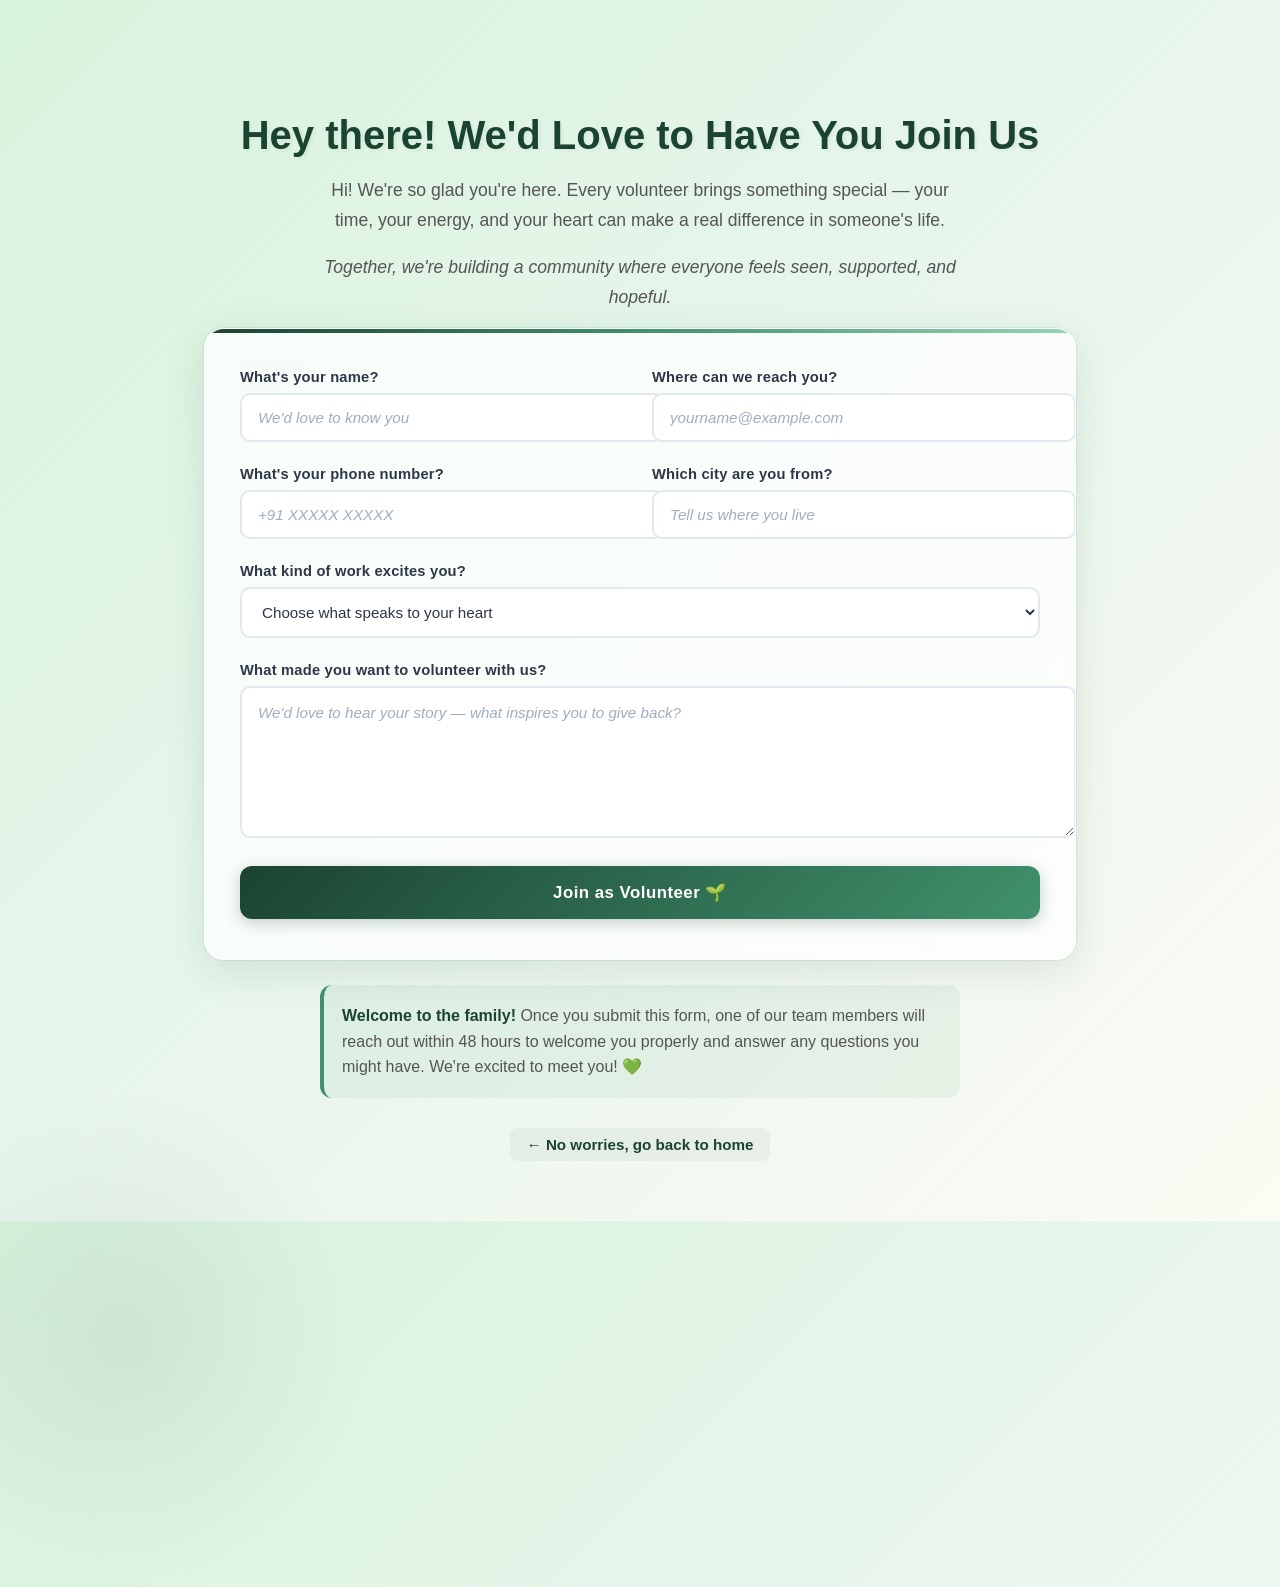
<file: volunteer.html>
<!DOCTYPE html>
<html lang="en">
<head>
<meta charset="UTF-8">
<meta name="viewport" content="width=device-width, initial-scale=1.0">
<title>Join Our Volunteer Family</title>

<style>
    body {
        margin: 0;
        font-family: 'Segoe UI', Tahoma, Geneva, Verdana, sans-serif;
        background: linear-gradient(135deg, #D8F3DC 0%, #E8F6ED 50%, #FCFBF4 100%);
        min-height: 100vh;
        position: relative;
        overflow-x: hidden;
    }

    body::before {
        content: '';
        position: absolute;
        top: -50%;
        right: -20%;
        width: 600px;
        height: 600px;
        background: radial-gradient(circle, rgba(64,145,108,0.1) 0%, transparent 70%);
        border-radius: 50%;
        pointer-events: none;
    }

    body::after {
        content: '';
        position: absolute;
        bottom: -30%;
        left: -10%;
        width: 500px;
        height: 500px;
        background: radial-gradient(circle, rgba(27,67,50,0.08) 0%, transparent 70%);
        border-radius: 50%;
        pointer-events: none;
    }

    .form-section {
        padding: 80px 8% 60px;
        text-align: center;
        position: relative;
        z-index: 1;
    }

    .form-section h2 {
        color: #1B4332;
        font-size: 2.5rem;
        margin-bottom: 15px;
        font-weight: 700;
        text-shadow: 2px 2px 4px rgba(0,0,0,0.05);
    }

    .form-section p {
        color: #555;
        margin-bottom: 15px;
        font-size: 1.1rem;
        line-height: 1.7;
        max-width: 650px;
        margin-left: auto;
        margin-right: auto;
    }

    .warm-message {
        color: #40916C;
        font-size: 1.05rem;
        margin-bottom: 35px;
        font-style: italic;
    }

    .form-container {
        max-width: 800px;
        margin: auto;
        background: rgba(255, 255, 255, 0.75);
        backdrop-filter: blur(12px);
        -webkit-backdrop-filter: blur(12px);
        border-radius: 20px;
        padding: 40px 35px;
        box-shadow: 0 10px 40px rgba(27,67,50,0.12), 
                    0 0 0 1px rgba(64,145,108,0.1);
        border: 1px solid rgba(255,255,255,0.4);
        position: relative;
        overflow: hidden;
    }

    .form-container::before {
        content: '';
        position: absolute;
        top: 0;
        left: 0;
        right: 0;
        height: 4px;
        background: linear-gradient(90deg, #1B4332, #40916C, #95D5B2);
    }

    .form-grid {
        display: grid;
        grid-template-columns: 1fr 1fr;
        gap: 24px;
    }

    .full-width {
        grid-column: span 2;
    }

    label {
        font-size: 0.92rem;
        color: #2D3748;
        display: block;
        margin-bottom: 8px;
        text-align: left;
        font-weight: 600;
        letter-spacing: 0.2px;
    }

    input, select, textarea {
        width: 100%;
        padding: 14px 16px;
        border-radius: 10px;
        border: 2px solid #E2E8F0;
        font-size: 0.95rem;
        transition: all 0.3s ease;
        background: rgba(255,255,255,0.9);
        color: #2D3748;
    }

    input:focus, select:focus, textarea:focus {
        border-color: #40916C;
        outline: none;
        box-shadow: 0 0 0 4px rgba(64,145,108,0.15),
                    0 4px 12px rgba(64,145,108,0.2);
        background: white;
        transform: translateY(-1px);
    }

    input::placeholder, textarea::placeholder {
        color: #A0AEC0;
        font-style: italic;
    }

    textarea {
        resize: vertical;
        min-height: 120px;
        font-family: inherit;
        line-height: 1.5;
    }

    .submit-btn {
        width: 100%;
        background: linear-gradient(135deg, #1B4332 0%, #40916C 100%);
        color: white;
        border: none;
        padding: 16px 24px;
        border-radius: 12px;
        font-weight: 700;
        font-size: 1.05rem;
        cursor: pointer;
        transition: all 0.3s ease;
        box-shadow: 0 4px 15px rgba(27,67,50,0.25);
        letter-spacing: 0.5px;
        position: relative;
        overflow: hidden;
    }

    .submit-btn::before {
        content: '';
        position: absolute;
        top: 0;
        left: -100%;
        width: 100%;
        height: 100%;
        background: linear-gradient(90deg, transparent, rgba(255,255,255,0.2), transparent);
        transition: left 0.5s;
    }

    .submit-btn:hover::before {
        left: 100%;
    }

    .submit-btn:hover {
        transform: translateY(-3px);
        box-shadow: 0 8px 25px rgba(27,67,50,0.35);
        background: linear-gradient(135deg, #143628 0%, #367a5a 100%);
    }

    .submit-btn:active {
        transform: translateY(-1px);
    }

    .back-link {
        display: inline-flex;
        align-items: center;
        margin-top: 30px;
        color: #1B4332;
        text-decoration: none;
        font-size: 0.95rem;
        font-weight: 600;
        transition: all 0.3s ease;
        padding: 8px 16px;
        border-radius: 8px;
        background: rgba(27,67,50,0.05);
    }

    .back-link:hover {
        background: rgba(27,67,50,0.1);
        transform: translateX(-3px);
        color: #40916C;
    }

    .welcome-note {
        font-size: 1rem;
        color: #555;
        margin-top: 25px;
        padding: 18px;
        background: rgba(64,145,108,0.08);
        border-radius: 12px;
        border-left: 4px solid #40916C;
        max-width: 600px;
        margin-left: auto;
        margin-right: auto;
        line-height: 1.6;
        text-align: left;
    }

    .welcome-note strong {
        color: #1B4332;
    }

    @media (max-width: 768px) {
        .form-section {
            padding: 60px 5% 40px;
        }

        .form-section h2 {
            font-size: 2rem;
        }

        .form-grid {
            grid-template-columns: 1fr;
        }

        .full-width {
            grid-column: span 1;
        }

        .form-container {
            padding: 30px 25px;
        }
    }
</style>
</head>

<body>

<section class="form-section">
    <h2>Hey there! We'd Love to Have You Join Us</h2>
    <p>Hi! We're so glad you're here. Every volunteer brings something special — your time, your energy, and your heart can make a real difference in someone's life.</p>
    <p class="warm-message">Together, we're building a community where everyone feels seen, supported, and hopeful.</p>

    <div class="form-container">
        <form>
            <div class="form-grid">

                <div>
                    <label for="name">What's your name?</label>
                    <input type="text" id="name" placeholder="We'd love to know you" required>
                </div>

                <div>
                    <label for="email">Where can we reach you?</label>
                    <input type="email" id="email" placeholder="yourname@example.com" required>
                </div>

                <div>
                    <label for="phone">What's your phone number?</label>
                    <input type="tel" id="phone" placeholder="+91 XXXXX XXXXX" required>
                </div>

                <div>
                    <label for="city">Which city are you from?</label>
                    <input type="text" id="city" placeholder="Tell us where you live" required>
                </div>

                <div class="full-width">
                    <label for="interest">What kind of work excites you?</label>
                    <select id="interest" required>
                        <option value="">Choose what speaks to your heart</option>
                        <option>Field Work — Getting hands-on with people</option>
                        <option>Social Media — Spreading the word online</option>
                        <option>Fundraising — Helping us gather resources</option>
                        <option>Operations — Keeping things running smoothly</option>
                    </select>
                </div>

                <div class="full-width">
                    <label for="motivation">What made you want to volunteer with us?</label>
                    <textarea id="motivation" rows="4" placeholder="We'd love to hear your story — what inspires you to give back?" required></textarea>
                </div>

                <div class="full-width">
                    <button type="submit" class="submit-btn">Join as Volunteer 🌱</button>
                </div>

            </div>
        </form>
    </div>

    <div class="welcome-note">
        <strong>Welcome to the family!</strong> Once you submit this form, one of our team members will reach out within 48 hours to welcome you properly and answer any questions you might have. We're excited to meet you! 💚
    </div>

    <a href="index.html" class="back-link">← No worries, go back to home</a>
</section>

</body>
</html>
</file>
<file: css/index.css>
:root {
      --primary-green: #1B4332;
      --secondary-green: #40916C;
      --accent-gold: #E9C46A;
      --bg-light: #FCFBF4;
      --bg-alt: #D8F3DC;
      --text-dark: #081C15;
      --text-white: #FFFFFF;
      --shadow: 0 4px 12px rgba(0, 0, 0, 0.1);
  }

  * {
      margin: 0;
      padding: 0;
      box-sizing: border-box;
      font-family: 'Helvetica Neue', Arial, sans-serif;
  }

  body {
      background-color: var(--bg-light);
      color: var(--text-dark);
      line-height: 1.6;
  }

  .navbar {
      display: flex;
      justify-content: space-between;
      align-items: center;
      padding: 1.2rem 8%;
      background: var(--text-white);
      position: sticky;
      top: 0;
      box-shadow: var(--shadow);
      z-index: 1000;
  }

  .logo {
      font-size: 2rem;
      font-weight: bold;
      color: var(--primary-green);
  }

  .nav-links {
      list-style: none;
      display: flex;
      gap: 25px;
  }

  .nav-links a {
      text-decoration: none;
      color: var(--text-dark);
      font-weight: 500;
  }

  .nav-donate {
      background: var(--primary-green);
      color: var(--text-white);
      padding: 10px 20px;
      border: none;
      border-radius: 5px;
      cursor: pointer;
  }

  .hero {
      height: 80vh;
      background: url('https://images.unsplash.com/photo-1488521787991-ed7bbaae773c?q=80&w=1000') center/cover;
  }

  .hero-overlay {
      height: 100%;
      background: rgba(0, 0, 0, 0.5);
      display: flex;
      align-items: center;
      padding: 0 8%;
  }

  .trust-pill {
      background: var(--accent-gold);
      color: var(--text-dark);
      padding: 5px 15px;
      border-radius: 20px;
      font-weight: bold;
      font-size: 0.8rem;
  }

  .hero-content {
      color: var(--text-white);
  }

  .hero-content h1 {
      font-size: 3.5rem;
      margin: 15px 0;
  }

  .hero-content p {
      font-size: 1.2rem;
      max-width: 600px;
      margin-bottom: 30px;
  }

  .btn-p {
      background: var(--primary-green);
      color: white;
      padding: 15px 30px;
      text-decoration: none;
      border-radius: 5px;
      margin-right: 10px;
  }

  .btn-s {
      background: white;
      color: var(--primary-green);
      padding: 15px 30px;
      text-decoration: none;
      border-radius: 5px;
  }

  .stats-bar {
      display: flex;
      justify-content: space-around;
      padding: 40px 8%;
      background: var(--bg-alt);
      text-align: center;
  }

  .marquee-strip {
      background: var(--primary-green);
      padding: 11px 0;
      overflow: hidden;
      white-space: nowrap;
  }

  .marquee-inner {
      display: inline-block;
      animation: marquee 22s linear infinite;
  }

  .marquee-inner span {
      font-weight: bold;
      font-size: 0.78rem;
      color: var(--accent-gold);
      text-transform: uppercase;
      letter-spacing: 1px;
      margin: 0 30px;
  }

  @keyframes marquee {
      0% {
          transform: translateX(0);
      }

      100% {
          transform: translateX(-50%);
      }
  }

  .transparency {
      padding: 80px 8%;
      background: white;
  }

  .trans-container {
      display: flex;
      gap: 50px;
      align-items: center;
  }

  .trans-text {
      flex: 1;
  }

  .trust-card {
      background: var(--bg-light);
      padding: 20px;
      margin-top: 20px;
      border-left: 5px solid var(--primary-green);
  }

  .trans-visual {
      flex: 1;
      height: 300px;
      background: #eee;
      display: flex;
      align-items: center;
      justify-content: center;
      border: 2px dashed var(--secondary-green);
  }

  .photo-proof {
      height: 100%;
      width: 100%;
  }

  .campaigns {
      padding: 80px 8%;
  }

  .sec-title {
      text-align: center;
      margin-bottom: 40px;
  }

  .card-wrapper {
      display: flex;
      gap: 30px;
      justify-content: center;
      flex-wrap: wrap;
  }

  .card {
      background: white;
      width: 350px;
      border-radius: 10px;
      overflow: hidden;
      box-shadow: var(--shadow);
  }

  .card-img {
      height: 200px;
      background: var(--secondary-green);
      display: flex;
      align-items: center;
      justify-content: center;
      color: white;
      font-weight: bold;
  }

  .med-img {
      background: linear-gradient(135deg, #1B4332, #40916C);
  }

  .edu-img {
      background: linear-gradient(135deg, #2D6A4F, #52B788);
  }

  .food-img {
      background: linear-gradient(135deg, #0a3622, #2D6A4F);
  }

  .card-info {
      padding: 25px;
  }

  .category {
      font-size: 0.7rem;
      text-transform: uppercase;
      color: var(--secondary-green);
      font-weight: bold;
  }

  .card-info h3 {
      margin: 8px 0 6px;
  }

  .card-info p {
      font-size: 0.9rem;
      color: #555;
  }

  .progress-bar {
      background: #eee;
      height: 12px;
      border-radius: 10px;
      margin: 15px 0 5px;
  }

  .fill {
      background: var(--secondary-green);
      height: 100%;
      border-radius: 10px;
  }

  .progress-labels {
      display: flex;
      justify-content: space-between;
      font-size: 0.8rem;
      margin-bottom: 20px;
  }

  .btn-card {
      width: 100%;
      padding: 12px;
      border: 2px solid var(--primary-green);
      background: none;
      color: var(--primary-green);
      font-weight: bold;
      cursor: pointer;
  }

  .btn-card:hover {
      background: var(--primary-green);
      color: white;
  }


  .testimonials {
      padding: 80px 8%;
      background: white;
  }

  .testimonials h2 {
      text-align: center;
      margin-bottom: 40px;
      font-size: 2rem;
      color: var(--primary-green);
  }

  .testimonials-grid {
      display: flex;
      gap: 28px;
      justify-content: center;
      flex-wrap: wrap;
  }

  .tcard {
      background: var(--bg-light);
      border-left: 5px solid var(--accent-gold);
      padding: 28px;
      width: 310px;
      border-radius: 0 8px 8px 0;
  }

  .tcard p {
      font-size: 0.95rem;
      color: #444;
      font-style: italic;
      margin-bottom: 18px;
      line-height: 1.7;
  }

  .tcard-author {
      font-weight: bold;
      font-size: 0.85rem;
      color: var(--primary-green);
  }

  .tcard-role {
      font-size: 0.75rem;
      color: #888;
  }

  .how-to {
      padding: 60px 8%;
      text-align: center;
      background: var(--bg-alt);
  }

  .how-to h2 {
      margin-bottom: 40px;
      font-size: 2rem;
  }

  .steps-grid {
      display: flex;
      justify-content: space-around;
  }

  .step-num {
      background: var(--primary-green);
      color: white;
      width: 40px;
      height: 40px;
      border-radius: 50%;
      line-height: 40px;
      margin: 0 auto 15px;
  }

  .volunteer {
      padding: 80px 8%;
      background: white;
  }

  .volunteer h2 {
      text-align: center;
      margin-bottom: 10px;
      font-size: 2rem;
      color: var(--primary-green);
  }

  .volunteer>p {
      text-align: center;
      color: #555;
      margin-bottom: 40px;
      font-size: 0.95rem;
  }

  .vol-grid {
      display: flex;
      gap: 24px;
      justify-content: center;
      flex-wrap: wrap;
  }

  .vol-card {
      background: var(--bg-light);
      padding: 28px 22px;
      width: 220px;
      border-radius: 8px;
      text-align: center;
      box-shadow: var(--shadow);
      border-top: 4px solid var(--secondary-green);
  }

  .vol-icon {
      font-size: 2rem;
      margin-bottom: 12px;
  }

  .vol-card h4 {
      font-size: 0.95rem;
      color: var(--primary-green);
      margin-bottom: 8px;
  }

  .vol-card p {
      font-size: 0.82rem;
      color: #666;
  }


  .faq {
      padding: 80px 8%;
      background: var(--bg-alt);
  }

  .faq h2 {
      text-align: center;
      margin-bottom: 40px;
      font-size: 2rem;
      color: var(--primary-green);
  }

  .faq-grid {
      display: flex;
      gap: 40px;
      flex-wrap: wrap;
  }

  .faq-col {
      flex: 1;
      min-width: 280px;
  }

  .faq-item {
      border-bottom: 1px solid #c0dcc8;
      padding: 20px 0;
  }

  .faq-item h4 {
      font-size: 1rem;
      color: var(--primary-green);
      margin-bottom: 8px;
  }

  .faq-item p {
      font-size: 0.88rem;
      color: #555;
      line-height: 1.6;
  }


  .cta-banner {
      background: var(--primary-green);
      padding: 70px 8%;
      text-align: center;
      color: white;
  }

  .cta-banner h2 {
      font-size: 2.4rem;
      margin-bottom: 14px;
  }

  .cta-banner p {
      font-size: 1rem;
      color: rgba(255, 255, 255, 0.72);
      margin-bottom: 32px;
      max-width: 460px;
      margin-left: auto;
      margin-right: auto;
  }

  .cta-banner a {
      background: var(--accent-gold);
      color: var(--text-dark);
      padding: 14px 32px;
      border-radius: 5px;
      text-decoration: none;
      font-weight: bold;
      margin: 0 8px;
      display: inline-block;
  }

  .cta-banner a.outline {
      background: transparent;
      color: white;
      border: 2px solid rgba(255, 255, 255, 0.45);
  }

  footer {
      padding: 50px 8% 20px;
      background: var(--text-dark);
      color: white;
  }

  .footer-top {
      display: flex;
      justify-content: space-between;
      gap: 40px;
      flex-wrap: wrap;
      padding-bottom: 40px;
      border-bottom: 1px solid rgba(255, 255, 255, 0.1);
      margin-bottom: 30px;
  }

  .footer-brand p {
      color: rgba(255, 255, 255, 0.45);
      font-size: 0.9rem;
      margin-top: 10px;
      max-width: 240px;
  }

  .footer-col h5 {
      font-size: 0.75rem;
      text-transform: uppercase;
      letter-spacing: 1.5px;
      color: var(--accent-gold);
      margin-bottom: 16px;
  }

  .footer-col a {
      display: block;
      color: rgba(255, 255, 255, 0.5);
      text-decoration: none;
      font-size: 0.9rem;
      margin-bottom: 10px;
  }

  .footer-col a:hover {
      color: white;
  }

  .footer-bottom {
      display: flex;
      justify-content: space-between;
      flex-wrap: wrap;
      gap: 8px;
  }

  .copy {
      font-size: 0.82rem;
      color: rgba(255, 255, 255, 0.3);
  }

  .f-links {
      margin: 20px 0;
  }

  .f-links a {
      color: var(--bg-alt);
      text-decoration: none;
      margin: 0 10px;
  }

  @media (max-width: 768px) {
      .nav-links {
          display: none;
      }

      .trans-container,
      .card-wrapper,
      .steps-grid,
      .faq-grid,
      .footer-top {
          flex-direction: column;
      }

      .card {
          width: 100%;
      }

      .hero-content h1 {
          font-size: 2.2rem;
      }

      .tcard {
          width: 100%;
      }
  }
</file>
<file: Causes/style.css>
/* HOME PAGE CSS FOR NAVBAR AND NEW DIV CARD*/

 :root {
     --primary-green: #1B4332;
     --secondary-green: #40916C;
     --accent-gold: #E9C46A;
     --bg-light: #FCFBF4;
     --bg-alt: #D8F3DC;
     --text-dark: #081C15;
     --text-white: #FFFFFF;
     --shadow: 0 4px 12px rgba(0, 0, 0, 0.1);
 }

 * {
     margin: 0;
     padding: 0;
     box-sizing: border-box;
     font-family: 'Helvetica Neue', Arial, sans-serif;
 }

 body {
     background-color: var(--bg-light);
     color: var(--text-dark);
     line-height: 1.6;
 }

 .navbar {
     display: flex;
     justify-content: space-between;
     align-items: center;
     padding: 1.2rem 8%;
     background: var(--text-white);
     position: sticky;
     top: 0;
     box-shadow: var(--shadow);
     z-index: 1000;
 }

 .logo {
     font-size: 2rem;
     font-weight: bold;
     color: var(--primary-green);
 }

 .nav-links {
     list-style: none;
     display: flex;
     gap: 25px;
 }

 .nav-links a {
     text-decoration: none;
     color: var(--text-dark);
     font-weight: 500;
 }

 .nav-donate {
     background: var(--primary-green);
     color: var(--text-white);
     padding: 10px 20px;
     border: none;
     border-radius: 5px;
     cursor: pointer;
 }

 .card {
     background: white;
     width: 300px;
     border-radius: 10px;
     overflow: hidden;
     box-shadow: 0 4px 12px rgba(0, 0, 0, 0.1);
 }

 .card-img {
     height: 200px;
     display: flex;
     align-items: center;
     justify-content: center;
     color: white;
     font-weight: bold;
 }

 .med-img {
     background: linear-gradient(135deg, #1B4332, #40916C);
 }

 .edu-img {
     background: linear-gradient(135deg, #2D6A4F, #52B788);
 }

 .food-img {
     background: linear-gradient(135deg, #0a3622, #2D6A4F);
 }

 .card-info {
     padding: 25px;
 }

 .category {
     font-size: 0.7rem;
     text-transform: uppercase;
     color: #40916C;
     font-weight: bold;
 }

 .card-info h3 {
     margin: 8px 0 6px;
 }

 .card-info p {
     font-size: 0.9rem;
     color: #555;
 }

 .progress-bar {
     background: #eee;
     height: 12px;
     border-radius: 10px;
     margin: 15px 0 5px;
 }

 .fill {
     background: #40916C;
     height: 100%;
     border-radius: 10px;
 }

 .progress-labels {
     display: flex;
     justify-content: space-between;
     font-size: 0.8rem;
     margin-bottom: 20px;
 }

 .btn-card {
     width: 100%;
     padding: 12px;
     border: 2px solid #1B4332;
     background: none;
     color: #1B4332;
     font-weight: bold;
     cursor: pointer;
 }

 .btn-card:hover {
     background: #1B4332;
     color: white;
 }
 

 /* NEW CSS */
 
 .page-layout {
     display: flex;
     gap: 40px;
     padding: 50px 8%;
 }

 .causes-side {
     flex: 2;
 }

 .form-side {
     flex: 1;
     background: white;
     padding: 25px;
     border-radius: 10px;
     box-shadow: 0 4px 12px rgba(0, 0, 0, 0.1);
 }

 .form-side label {
     display: block;
     margin-bottom: 5px;
     margin-top: 12px;
     font-weight: 600;
 }

 .form-side input,
 .form-side select,
 .form-side textarea {
     width: 100%;
     padding: 9px;
     border: 1px solid #ccc;
     border-radius: 5px;
     font-size: 0.9rem;
     font-family: inherit;
 }

 .form-side textarea {
     height: 80px;
     resize: vertical;
 }

 .form-side button {
     margin-top: 16px;
     width: 100%;
     padding: 11px;
     background: #1B4332;
     color: white;
     border: none;
     border-radius: 5px;
     font-size: 1rem;
     cursor: pointer;
 }
</file>
<file: css/catalogue.css>
@import url(colors.css);

* {
  box-sizing: border-box;
  padding: 0;
  margin: 0;
}

main {
  padding: 20px 50px;
  background-color: white;
}

.search-section {
  background-color: rgb(254, 254, 253, 0.95);
  border-radius: 9px;
  box-shadow: 0 0 9px 3px rgb(0, 0, 0, 0.1);
  -webkit-box-shadow: 0 0 9px 3px rgb(0, 0, 0, 0.1);
  -moz-box-shadow: 0 0 9px 3px rgb(0, 0, 0, 0.1);
  overflow: hidden;
  display: grid;
  grid-auto-flow: column;
  grid-template-columns: 8fr minmax(290px, 1fr);
  padding: 13px 16px;
  gap: 19px;
  margin-bottom: 60px;
}

.search {
  background-color: #efeee7;
  display: grid;
  grid-template-columns: max-content 1fr;
  gap: 19px;
  padding: 6px 14px;
  border-radius: 9px;
  overflow: hidden;

  img {
    height: 18px;
    margin: 4px;
  }

  input {
    all: unset;
    border: none;
    background-color: inherit;
  }
}

.search-buttons {
  display: grid;
  grid-template-columns: 1fr 1fr;
  gap: 19px;

  button {
    height: 100%;
    border: none;
    border-radius: 9px;
    background: none;

    &:hover {
      background-color: #efeee7;
    }

    img {
      height: 20px;
      margin-right: 8px;
    }

    span {
      position: relative;
      bottom: 5px;

    }
  }
}

@keyframes popup {
  from {
    transform: scale(0.4);
    opacity: 0;
    backdrop-filter: blur(0px);
  }

  to {
    transform: scale(1);
    display: grid;
    opacity: 1;
    backdrop-filter: blur(40px);
  }
}

@keyframes fadeout {
  from {
    opacity: 1;
  }

  to {
    opacity: 0;
  }
}

.fadeoutAnimation {
  animation: fadeout 250ms linear forwards;
}

.cause-type-grid {
  display: grid;
  grid-template-columns: repeat(4, 22.9%);
  grid-template-rows: repeat(4, 208px);
  grid-template-areas:
    "aapi-led aapi-led adoption afghanistan"
    "animals autism art black-led"
    "climate housing housing ."
    "climate housing housing .";
  gap: 40px;
  margin-bottom: 100px;
}

.card {
  border-radius: 9px;
  overflow: hidden;
  background-color: #f5f4ed;
  color: #1b4332;
  box-shadow: 0 0 9px 3px rgb(0, 0, 0, 0.1);
-webkit-box-shadow: 0 0 9px 3px rgb(0, 0, 0, 0.1);
-moz-box-shadow: 0 0 9px 3px rgb(0, 0, 0, 0.1);
  padding: 20px;
  display: flex;
  flex-direction: column;
  justify-content: space-between;
  transition: transform 70ms ease-in;

  &:hover {
    transform: scale(1.01);
  }

  &:active {
    transform: scale(0.99);
  }

  .card-title {
    display: flex;
    max-height: 50px;
    justify-content: space-between;
    align-items: center;
    font-family: 'Noto Serif', 'Gill Sans MT', Calibri, 'Trebuchet MS', sans-serif;
    color: gray;
    font-size: 10px;

    .icon {
      padding: 12px;
      width: 40px;
      background-color: rgb(255, 255, 255, 1.2);
      aspect-ratio: 1;
      width: max-content;
      border-radius: 50%;
    }
  }

  .card-meta {
    max-width: 430px;
    display: grid;
    gap: 9px;
  }

  .card-button {
    width: max-content;

    button {
      width: 100%;
      padding: 8px 19px;
      border: none;
      background-color: #a1f4c8;
      border-radius: 8px;

      &:hover {
        background-color: white;
      }
    }
  }

}

h1,
h2,
h3 {
  font-weight: 400;
  font-family: 'Lucida Sans Regular', 'Lucida Grande', 'Lucida Sans Unicode';
}

.cause-type-grid {
  .aapi-led {
    grid-area: aapi-led;
    background-color: #1b4332;
    color: white;
  }

  .adoption {
    grid-area: adoption;
  }

  .afghanistan {
    grid-area: afghanistan;
  }

  .animals {
    grid-area: animals;
  }

  .autism {
    grid-area: autism;
    background-color: #ffdf96;
  }

  .art {
    grid-area: art;
  }

  .black-led {
    grid-area: black-led;
    background-color: #012d1d;
    color: white;

    .icon {
      background-color: rgb(200, 200, 200, 0.1);
    }
  }

  .climate {
    grid-area: climate;
  }

  .housing {
    grid-area: housing;
    background-image: url(../assets/catalogue/sq-house.png), linear-gradient(0deg, #012D1D 0%, rgba(1, 45, 29, 0.4) 50%, rgba(1, 45, 29, 0) 100%);
    background-repeat: no-repeat;
    background-blend-mode: multiply;
    background-size: cover;
    color: white;
    display: flex;
    flex-direction: column-reverse;
  }
}

.cause-categories {
  border: none;
  border-top: 1px solid lightgray;

  legend {
    font-size: 30px;
    margin-bottom: 20px;
    padding-right: 20px;
  }
}

.causes-grid-all {
  display: grid;
  grid-template-columns: repeat(6, 1fr);
  gap: 10px;

  .category {
    height: 50px;
    border: none;
    box-shadow: 0 0 2px 2px rgb(0, 0, 0, 0.01);
    -webkit-box-shadow: 0 0 2px 2px rgb(0, 0, 0, 0.01);
    -moz-box-shadow: 0 0 2px 2px rgba(0,0,0,0.01);
    border-radius: 9px;
    background-color: #f5f4ed;
    font-weight: 400;

    &:hover {
      background-color: #a1f4c8;
    }
  }
}

.overlay {
  z-index: 90;
  width: 100vw;
  height: 100vh;
  position: fixed;
  top: 0;
  left: 0;

  backdrop-filter: blur(8px);

  padding: 60px;

  transform: scale(0.4);
  animation: popup 250ms ease-out forwards;
}

.overlayHeading {
  text-align: center;
  position: absolute;
  top: 20px;
  left: 90px;
  text-align: left;
}

.overlayHeading h3 {
  color: var(--primary-color);
  font-size: 19px;
}

.overlayHeading h1 {
  color: rgba(5, 5, 5, );
  font-size: 38px;
}


.overlayInner {
  border-radius: 9px;

  background-color: #f5f4ed;
  overflow-X: scroll;
  overflow-Y: hidden;
  height: 80vh;

  display: grid;
  grid-auto-flow: column;
  grid-template-rows: minmax(auto, 800px) 100px 1fr 100px;
  gap: 10px;

  padding: 20px;
  margin-top: 50px;

  scrollbar-width: none;
  &::-webkit-scrollbar {
    display: hidden;
  }
}

.causeCards {
  flex-shrink: 0;
  background-color: var(--bg-color);
  border-radius: 8px;
  overflow: hidden;
  box-shadow: 0 4px 15px rgba(0, 0, 0, 0.2);
  -webkit-box-shadow: 0 4px 15px rgba(0, 0, 0, 0.2);
  -moz-box-shadow: 0 4px 15px rgba(0, 0, 0, 0.2);
  width: 400px;
  min-height: 400px;

  display: grid;
  grid-row: span 4;
  grid-template-rows: subgrid;

  .card-info {
    padding: 1.5rem;
  }


  .card-img {
    background-size:cover;
    overflow: hidden;

    img {
      width: 100%;
    }
  }

  .card-meta {
    padding: 10px 20px;
    display: grid;
    grid-template-columns: 1fr 1fr;
    grid-template-rows: 1fr 1fr 50px;
    align-items: space-between;
    gap: 10px;

    h2 {
      color: var(--primary-color);
      grid-column: 1 / span 2;
    }

    p {
      grid-column: 1 / span 2;
    }

    button {
      height: 100%;
      width: max-content;
      border: none;
      border-radius: 9px;
      background-color: var(--primary-color);
      color: white;
      padding: 10px 20px;
      transition: all 150ms ease-in;

      &:hover {
        transform: scale(1.04);
      }
    }
  }
}

.close-button {
  position: absolute;
  width: 38px;
  height: 38px;

  border-radius: 50%;
  background: rgba(0, 0, 0, 0.6);
  backdrop-filter: blur(6px);
  top: 20px;
  right: 20px;

  cursor: pointer;
  transition: all 250ms ease;

  display: flex;
  align-items: center;
  justify-content: center;
}

.close-button::before,
.close-button::after {
  content: "";
  position: absolute;
  width: 15px;
  height: 2px;
  background: white;
  border-radius: 2px;
  transition: 0.25s ease;
}

.close-button::before {
  transform: rotate(45deg);
}

.close-button::after {
  transform: rotate(-45deg);
}

.close-button:hover {
  background: var(--primary-color);
  transform: rotate(-90deg);
}

.close-button:active {
  transform: scale(0.90);
  transform: rotate(-90deg);
}

@media (max-width: 768px) {

  .cause-type-grid {
    grid-template-columns: repeat(2, 40vw);
    grid-template-rows: repeat(5, 200px) 250px;
    grid-template-areas:
      "aapi-led aapi-led"
      "adoption afghanistan"
      "animals autism "
      "art black-led"
      "climate climate"
      "housing housing"
      "housing housing";
    gap: 20px;
    margin-bottom: 100px;
  }

  .causes-grid-all {
    display: grid;
    grid-template-columns: repeat(3, 1fr);
    gap: 10px;
  }

  .search-section {
    width: 83vw;
  }

  .search {
    width: fit-content;
  }

  .search-buttons {
    span {
      display: none;
    }

    margin-left: 200px
  }

  .housing {
    background-image: none;
    background: none;
  }
}
</file>
<file: css/style.css>
@import url(colors.css);

.navbar {
  display: flex;
  justify-content: space-between;
  align-items: center;
  padding: 1.2rem 8%;
  background: var(--text-white);
  position: sticky;
  top: 0;
  box-shadow: var(--shadow);
  z-index: 10;
}

.logo {
  font-size: 2rem;
  font-weight: bold;
  color: var(--primary-green);
}

.nav-links {
  list-style: none;
  display: flex;
  gap: 25px;
}

.nav-links a {
  text-decoration: none;
  color: var(--text-dark);
  font-weight: 500;
}

.nav-donate {
  background: var(--primary-green);
  color: var(--text-white);
  padding: 10px 20px;
  border: none;
  border-radius: 5px;
  cursor: pointer;
}

footer {
  padding: 50px 8% 20px;
  background: var(--text-dark);
  color: white;
}

.footer-top {
  display: flex;
  justify-content: space-between;
  gap: 40px;
  flex-wrap: wrap;
  padding-bottom: 40px;
  border-bottom: 1px solid rgba(255, 255, 255, 0.1);
  margin-bottom: 30px;
}

.footer-brand p {
  color: rgba(255, 255, 255, 0.45);
  font-size: 0.9rem;
  margin-top: 10px;
  max-width: 240px;
}

.footer-col h5 {
  font-size: 0.75rem;
  text-transform: uppercase;
  letter-spacing: 1.5px;
  color: var(--accent-gold);
  margin-bottom: 16px;
}

.footer-col a {
  display: block;
  color: rgba(255, 255, 255, 0.5);
  text-decoration: none;
  font-size: 0.9rem;
  margin-bottom: 10px;
}

.footer-col a:hover {
  color: white;
}

.footer-bottom {
  display: flex;
  justify-content: space-between;
  flex-wrap: wrap;
  gap: 8px;
}

.copy {
  font-size: 0.82rem;
  color: rgba(255, 255, 255, 0.3);
}

.f-links {
  margin: 20px 0;
}

.f-links a {
  color: var(--bg-alt);
  text-decoration: none;
  margin: 0 10px;
}

@media (max-width: 768px) {
  .nav-links {
    display: none;
  }

  .trans-container,
  .card-wrapper,
  .steps-grid,
  .faq-grid,
  .footer-top {
    flex-direction: column;
  }

  .card {
    width: 100%;
  }

  .hero-content h1 {
    font-size: 2.2rem;
  }

  .tcard {
    width: 100%;
  }
}
</file>
